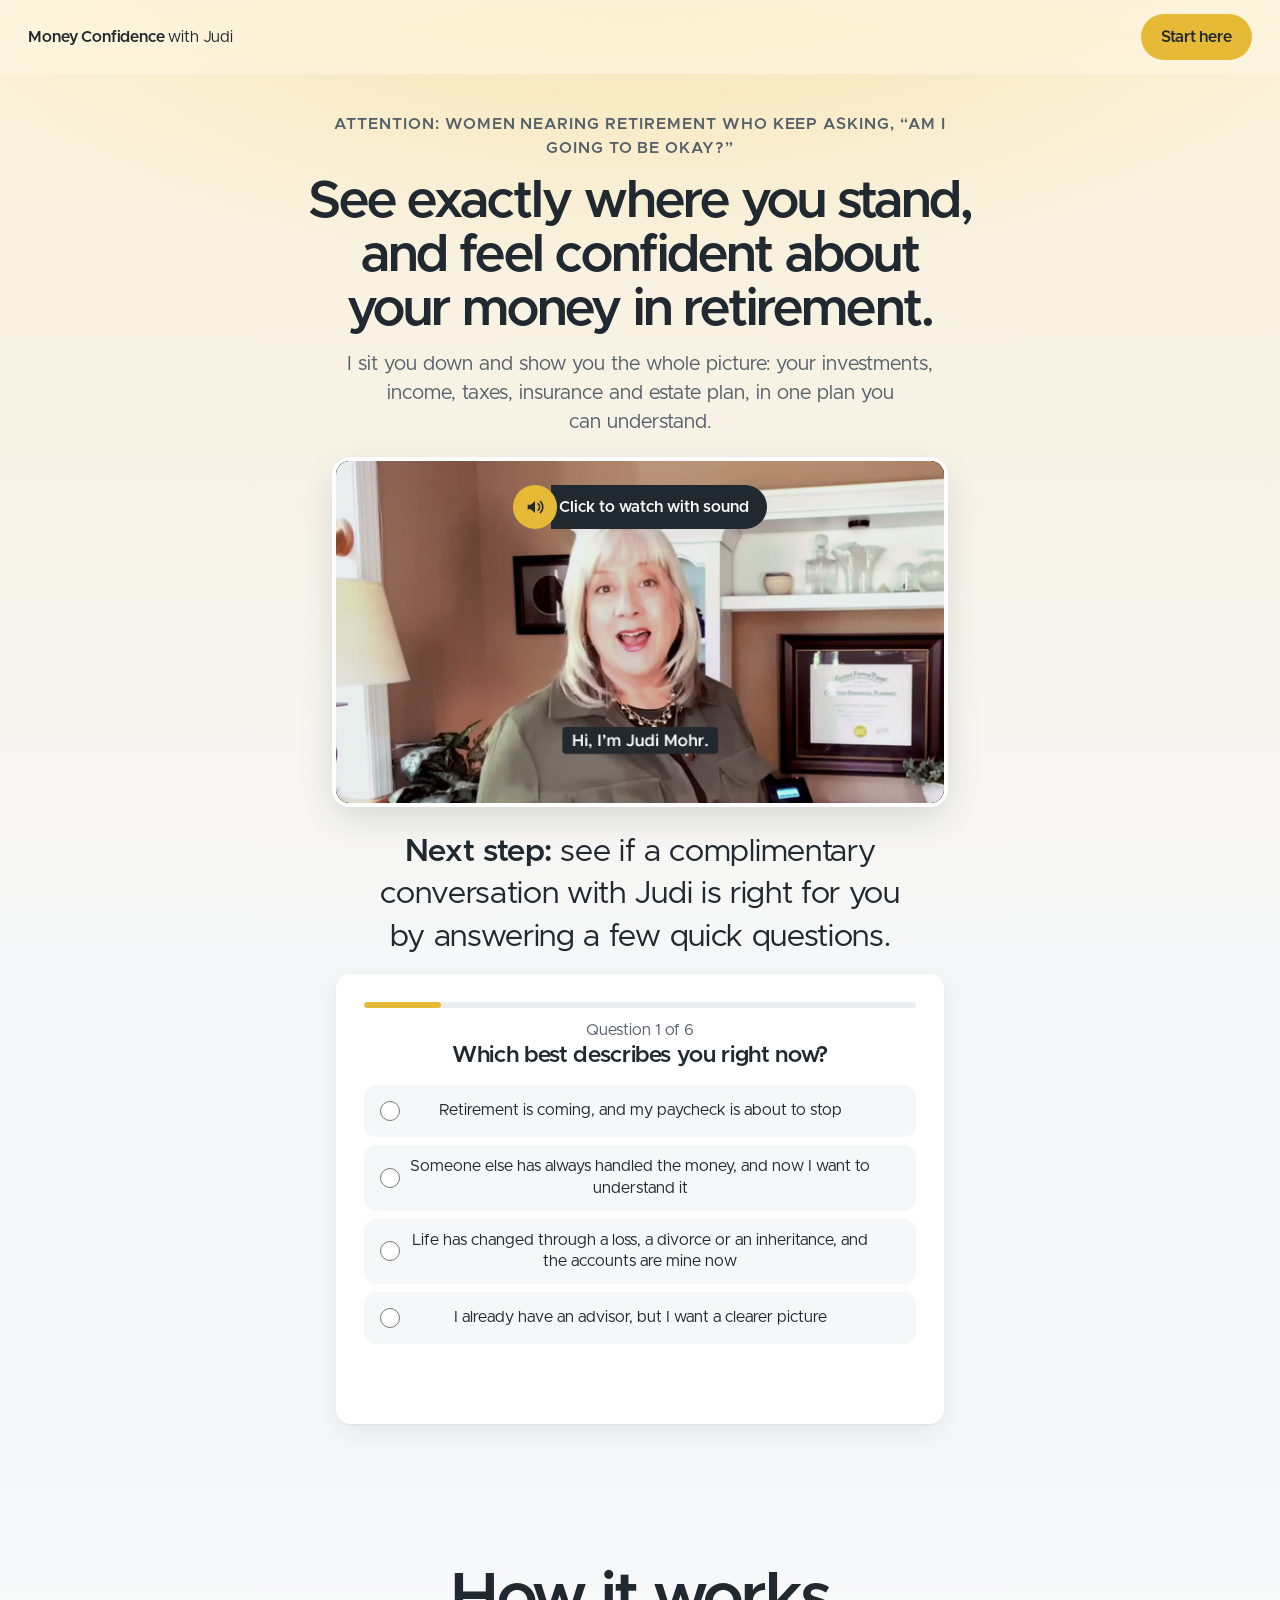
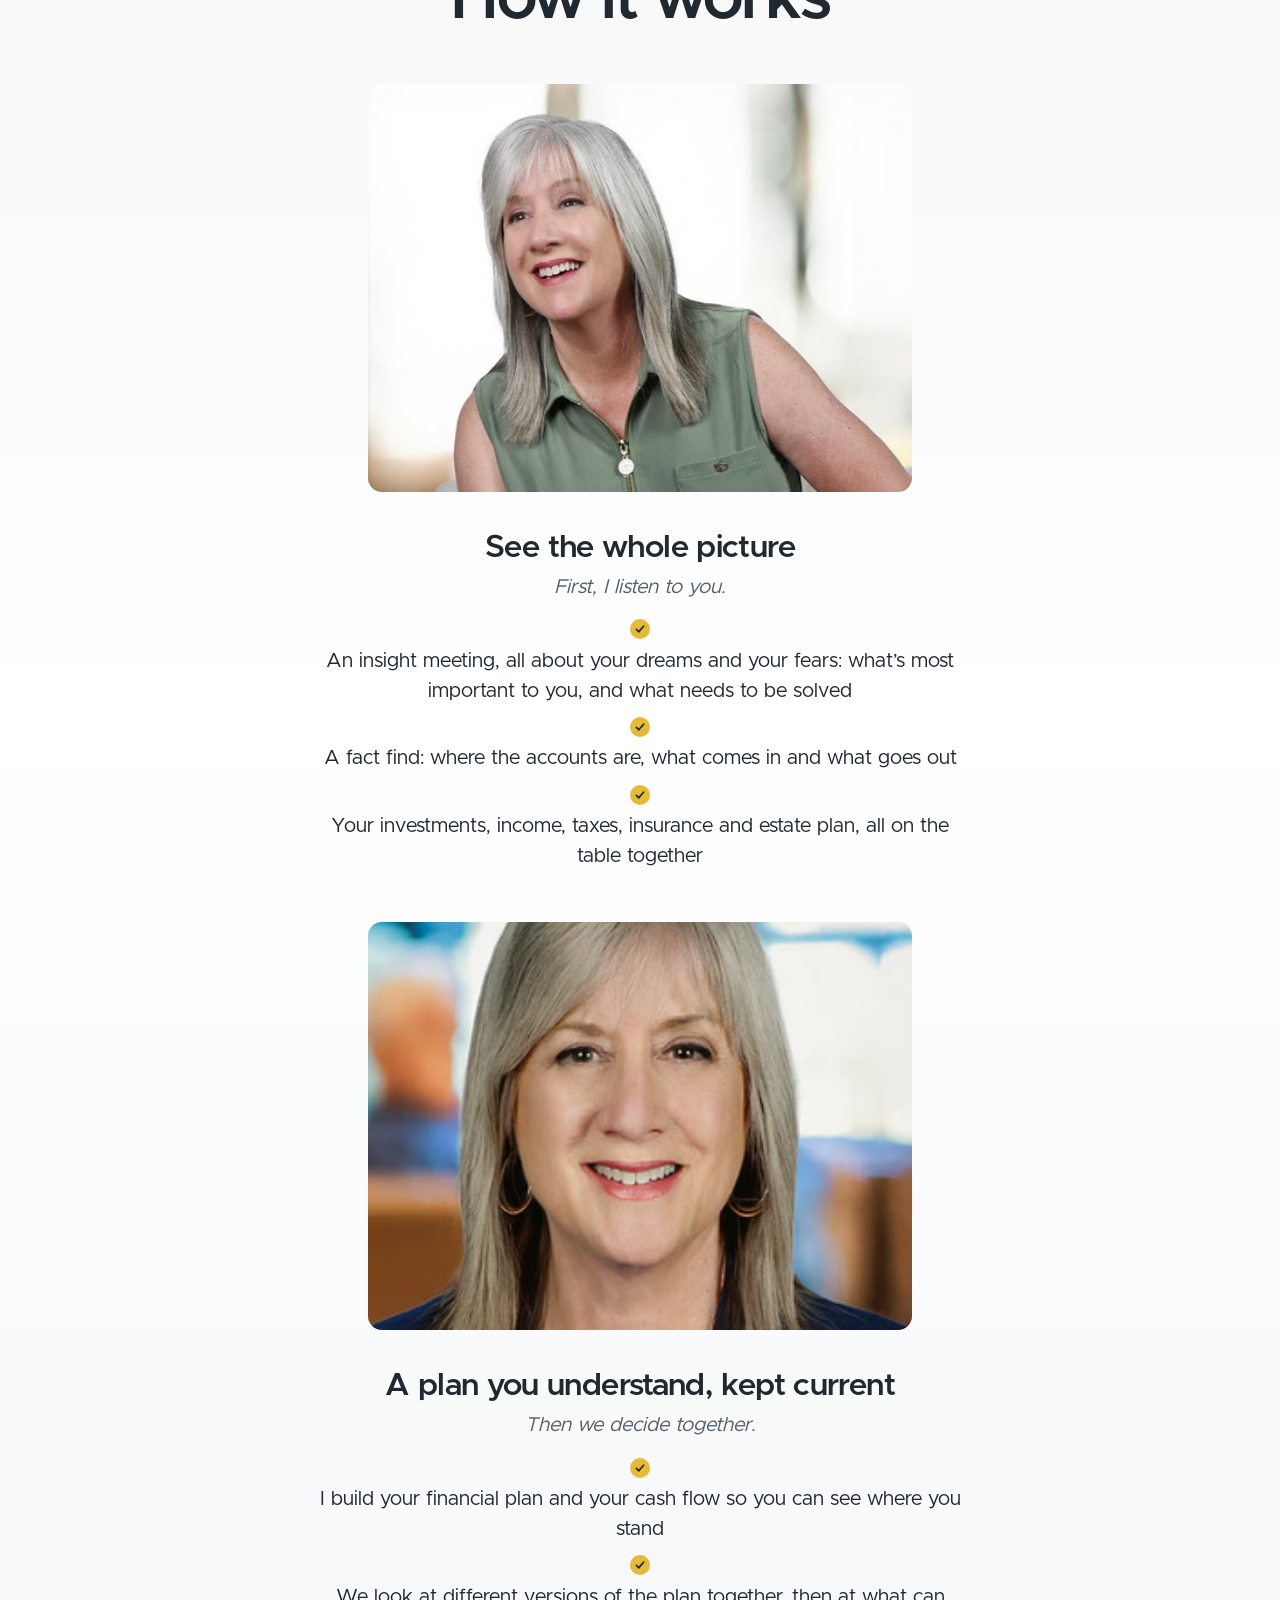
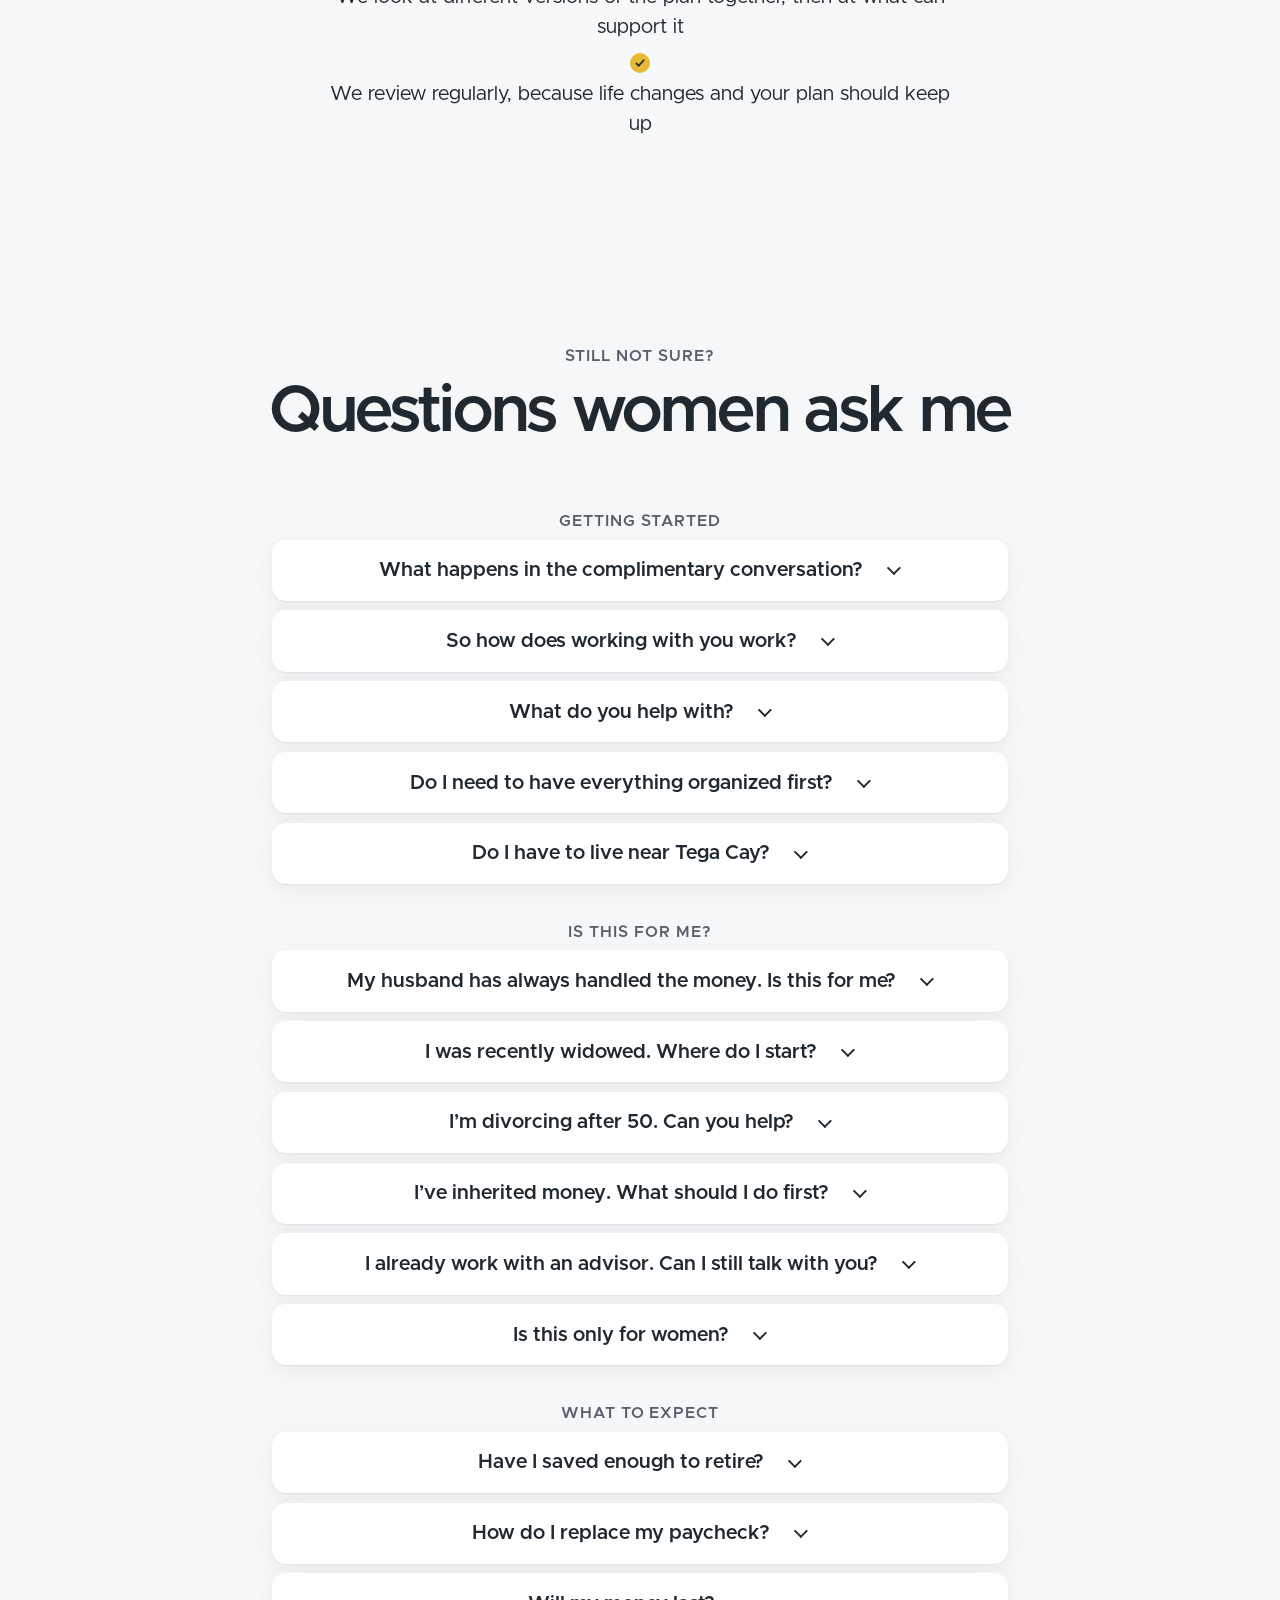
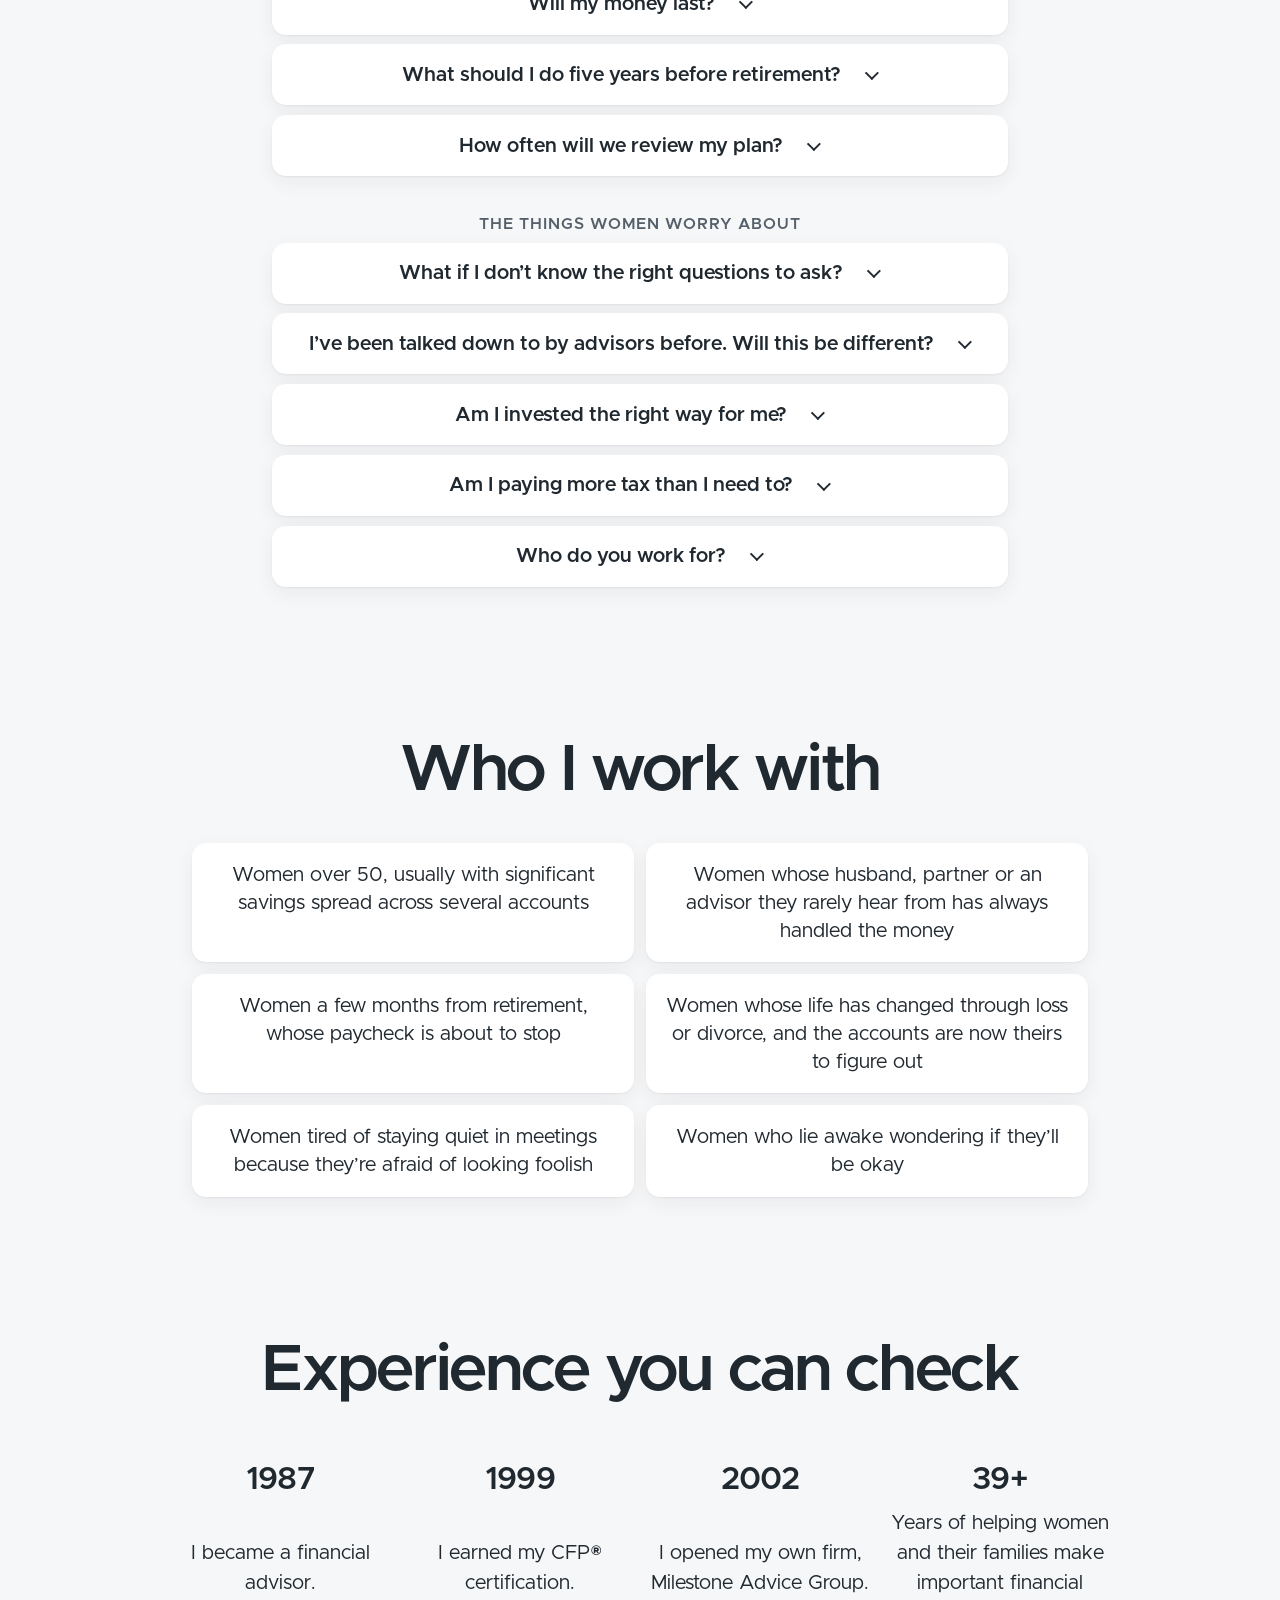
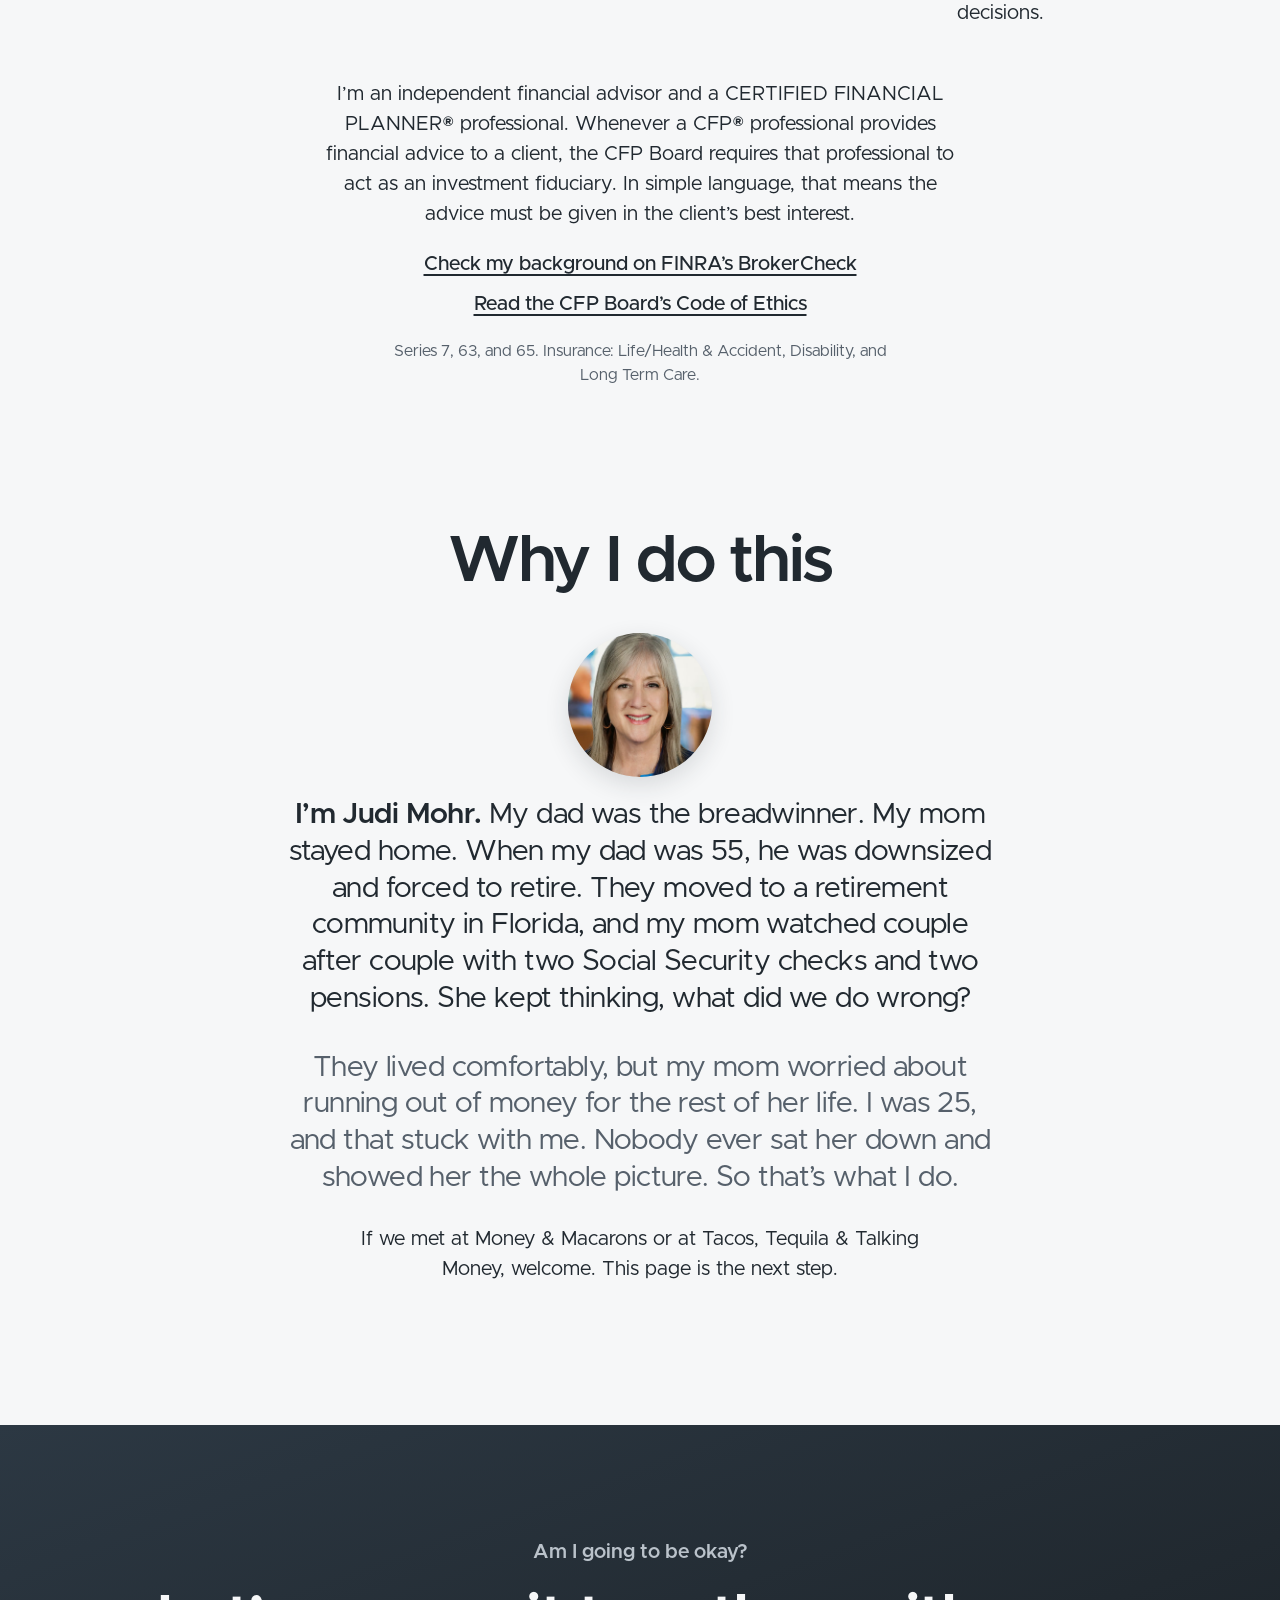
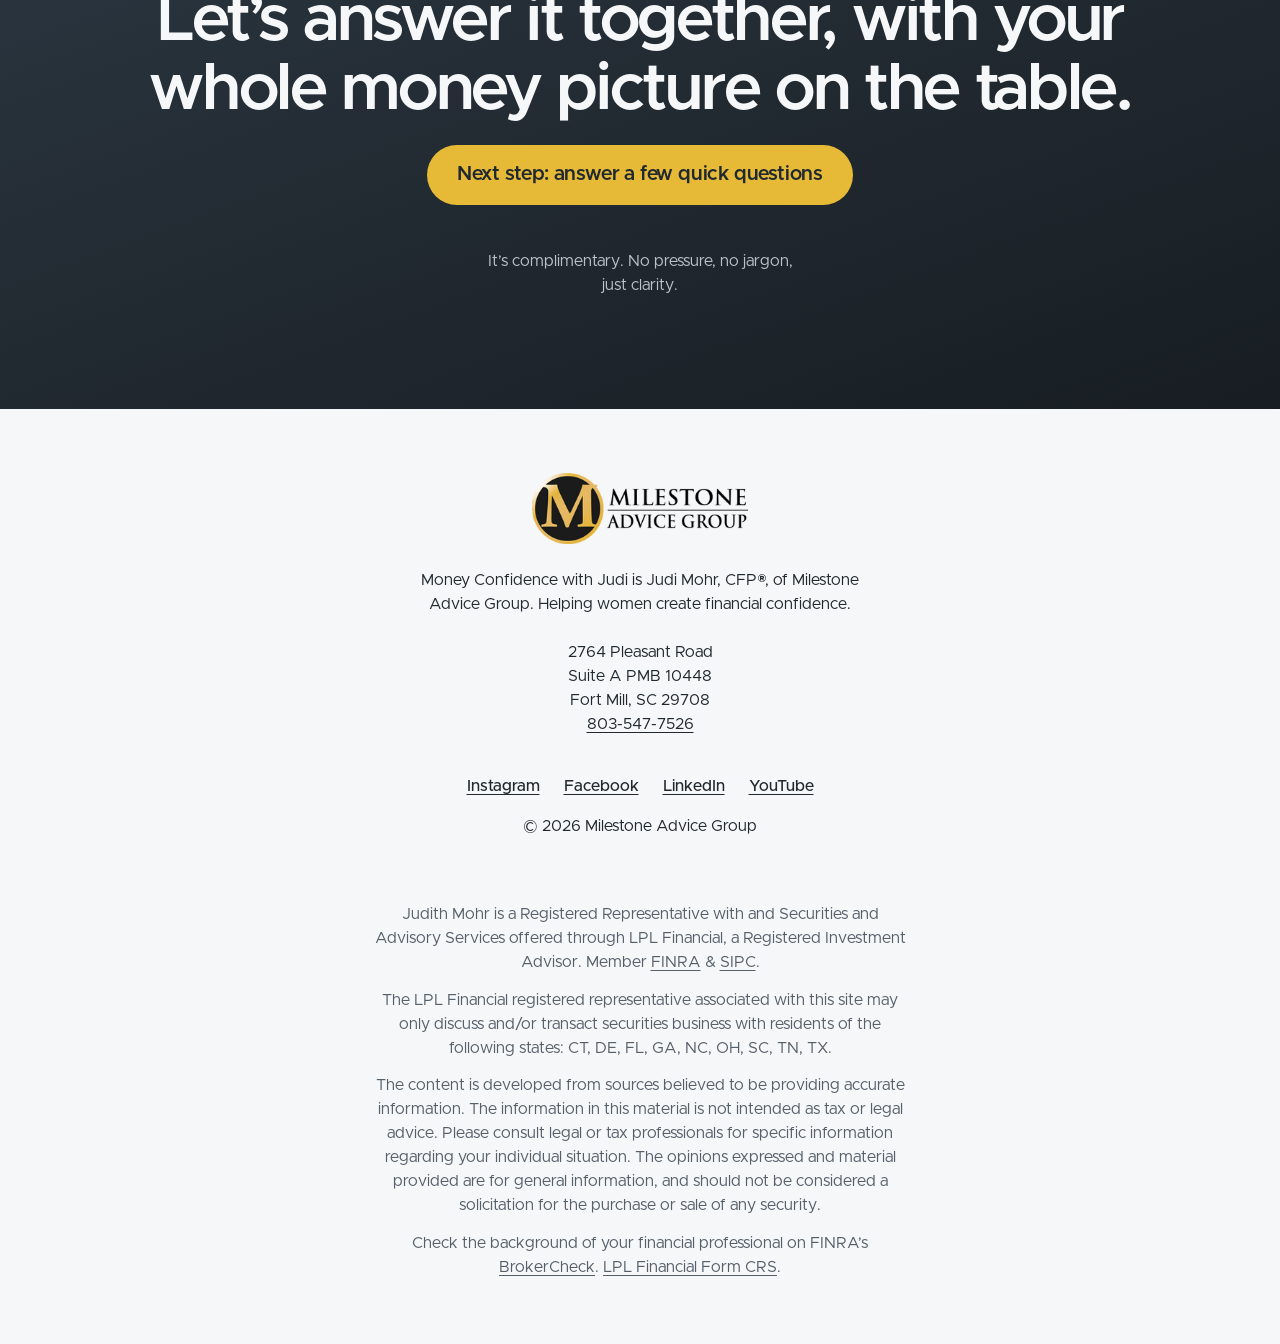
<file: index.html>
<!doctype html>
<html lang="en">
<head>
<meta charset="utf-8">
<meta name="viewport" content="width=device-width, initial-scale=1">
<title>Financial Planning for Women Near Retirement | Judi Mohr, CFP®</title>
<meta name="description" content="Money Confidence with Judi. Judi Mohr, CFP®, helps women nearing retirement see exactly where they stand and feel confident about their money in retirement.">
<meta name="robots" content="noindex">
<link rel="canonical" href="https://judimohr.com/">
<meta property="og:type" content="website">
<meta property="og:title" content="See exactly where you stand | Money Confidence with Judi">
<meta property="og:description" content="Financial planning for women approaching and navigating retirement, with Judi Mohr, CFP®.">
<meta property="og:url" content="https://judimohr.com/">
<meta property="og:image" content="https://judimohr.com/img/og-image-2026-11.jpg">
<meta name="theme-color" content="#F6F7F8">
<link rel="icon" href="favicon.ico">
<link rel="preload" as="font" type="font/woff2" href="fonts/Metropolis-SemiBold.woff2" crossorigin>
<link rel="preload" as="font" type="font/woff2" href="fonts/Metropolis-Regular.woff2" crossorigin>
<link rel="stylesheet" href="css/site.css">
<link rel="stylesheet" href="css/funnel.css">
<script>document.documentElement.classList.add('js');</script>
<script type="application/ld+json">
{
  "@context": "https://schema.org",
  "@type": "FinancialService",
  "name": "Milestone Advice Group",
  "alternateName": "Money Confidence with Judi",
  "description": "Financial planning for women approaching and navigating retirement.",
  "url": "https://judimohr.com/",
  "image": "https://judimohr.com/img/og-image-2026-11.jpg",
  "telephone": "+1-803-547-7526",
  "email": "Jmohr@milestoneadvicegroup.com",
  "address": {"@type": "PostalAddress", "streetAddress": "2764 Pleasant Road, Suite A PMB 10448", "addressLocality": "Fort Mill", "addressRegion": "SC", "postalCode": "29708", "addressCountry": "US"},
  "areaServed": ["Tega Cay, SC", "Fort Mill, SC", "Indian Land, SC", "Rock Hill, SC", "Clover, SC", "York, SC", "Charlotte, NC"],
  "founder": {"@type": "Person", "name": "Judi Mohr", "honorificSuffix": "CFP®", "jobTitle": "CERTIFIED FINANCIAL PLANNER® professional"},
  "sameAs": ["https://www.linkedin.com/in/judithmohr", "https://www.facebook.com/milestoneadvicegroup", "https://www.instagram.com/moneyconfidencewithjudi/", "https://www.youtube.com/@JudithLohrMohr"]
}
</script>
</head>
<body>
<a class="skip" href="#apply">Skip to the questions</a>

<!-- Brandon: no menu on a landing page. One message, one action. -->
<header class="site-header">
  <span class="wordmark"><span>Money Confidence</span> <span class="wordmark__with">with Judi</span></span>
  <a class="button button--compact" href="#apply">Start here</a>
</header>

<main id="main">

  <!-- HERO: call-out, headline (result + feeling), sub headline (how), VSL, then the form above the fold -->
  <section class="top" id="top">
    <p class="eyebrow">Attention: women nearing retirement who keep asking, “Am I going to be okay?”</p>
    <h1 class="top__title">See exactly where you stand, and feel confident about your money in&nbsp;retirement.</h1>
    <p class="top__sub">I sit you down and show you the whole picture: your investments, income, taxes, insurance and estate plan, in one plan you can understand.</p>

    <div class="top__grid">
      <div class="top__film">
        <figure class="vsl vsl--yt" data-video-slot data-yt="apleL97ceGI">
          <div class="vsl__frame"><div id="yt-player"></div></div>
          <button class="vsl__cover" type="button" data-cover aria-label="Play or pause the video"><span class="vsl__disc" aria-hidden="true"><svg viewBox="0 0 24 24" width="30" height="30" focusable="false"><path d="M8 5.2v13.6a.6.6 0 0 0 .92.5l10.6-6.8a.6.6 0 0 0 0-1L8.92 4.7A.6.6 0 0 0 8 5.2Z" fill="currentColor"/></svg></span></button>
          <button class="vsl__sound" type="button" data-sound hidden>
            <span class="vsl__icon" aria-hidden="true"><svg viewBox="0 0 24 24" width="22" height="22" focusable="false"><path d="M4 9.5v5h3.5l4.5 4V5.5l-4.5 4H4Z" fill="currentColor"/><path d="M15.5 8.5a5 5 0 0 1 0 7M18 6a8.5 8.5 0 0 1 0 12" fill="none" stroke="currentColor" stroke-width="1.8" stroke-linecap="round"/></svg></span>
            <span>Click to watch with sound</span>
          </button>
          <div class="vsl__end" data-ytend hidden>
            <p>Ready when you are.</p>
            <a class="button" href="#apply">Next step: answer a few quick questions</a>
            <button class="vsl__again" type="button" data-replay>Watch it again</button>
          </div>
          <noscript><iframe src="https://www.youtube-nocookie.com/embed/apleL97ceGI?rel=0&amp;playsinline=1" title="Judi Mohr, CFP®, explains how she works with women approaching retirement" allowfullscreen style="position:absolute;inset:0;width:100%;height:100%;border:0"></iframe></noscript>
        </figure>
      </div>

      <!-- THE APPLICATION: easy question first, qualifiers, the red flag test, contact details last -->
      <div class="apply" id="apply">
        <h2 class="apply__cta"><strong>Next step:</strong> see if a complimentary conversation with Judi is right for you by answering a few quick questions.</h2>
        <form class="survey" action="book.html" method="get" data-survey data-endpoint="https://formsubmit.co/ajax/Jmohr@milestoneadvicegroup.com" novalidate>
          <noscript><p class="small">Please turn on JavaScript to answer the questions, or <a class="link-plain" href="https://go.oncehub.com/JudiMohr">pick a time with Judi directly</a>.</p></noscript>
          <div class="survey__bar" aria-hidden="true"><span data-bar></span></div>
          <p class="survey__count small muted" data-count aria-live="polite"></p>

          <fieldset class="qstep" data-step>
            <legend>Which best describes you right now?</legend>
            <label class="opt"><input type="radio" name="situation" value="Retirement is coming and my paycheck is about to stop" required><span>Retirement is coming, and my paycheck is about to stop</span></label>
            <label class="opt"><input type="radio" name="situation" value="Someone else has always handled the money"><span>Someone else has always handled the money, and now I want to understand it</span></label>
            <label class="opt"><input type="radio" name="situation" value="Life has changed (loss, divorce or an inheritance)"><span>Life has changed through a loss, a divorce or an inheritance, and the accounts are mine now</span></label>
            <label class="opt"><input type="radio" name="situation" value="I have an advisor but want a clearer picture"><span>I already have an advisor, but I want a clearer picture</span></label>
          </fieldset>

          <fieldset class="qstep" data-step>
            <legend>When do you plan to retire?</legend>
            <label class="opt"><input type="radio" name="retire" value="Already retired" required><span>I’m already retired</span></label>
            <label class="opt"><input type="radio" name="retire" value="Within the next year"><span>Within the next year</span></label>
            <label class="opt"><input type="radio" name="retire" value="In 1 to 5 years"><span>In 1 to 5 years</span></label>
            <label class="opt"><input type="radio" name="retire" value="More than 5 years away"><span>More than 5 years away</span></label>
          </fieldset>

          <fieldset class="qstep" data-step>
            <legend>Which state do you live in?</legend>
            <div class="opts-2">
              <label class="opt"><input type="radio" name="state" value="SC" required><span>South Carolina</span></label>
              <label class="opt"><input type="radio" name="state" value="NC"><span>North Carolina</span></label>
              <label class="opt"><input type="radio" name="state" value="GA"><span>Georgia</span></label>
              <label class="opt"><input type="radio" name="state" value="FL"><span>Florida</span></label>
              <label class="opt"><input type="radio" name="state" value="TN"><span>Tennessee</span></label>
              <label class="opt"><input type="radio" name="state" value="TX"><span>Texas</span></label>
              <label class="opt"><input type="radio" name="state" value="DE"><span>Delaware</span></label>
              <label class="opt"><input type="radio" name="state" value="CT"><span>Connecticut</span></label>
              <label class="opt"><input type="radio" name="state" value="OH"><span>Ohio</span></label>
              <label class="opt"><input type="radio" name="state" value="Other"><span>Another state</span></label>
            </div>
          </fieldset>

          <fieldset class="qstep" data-step>
            <legend>Roughly how much do you have saved and invested, all accounts together?</legend>
            <label class="opt"><input type="radio" name="assets" value="Under $250,000" required><span>Under $250,000</span></label>
            <label class="opt"><input type="radio" name="assets" value="$250,000 to $500,000"><span>$250,000 to $500,000</span></label>
            <label class="opt"><input type="radio" name="assets" value="$500,000 to $1 million"><span>$500,000 to $1 million</span></label>
            <label class="opt"><input type="radio" name="assets" value="More than $1 million"><span>More than $1 million</span></label>
            <label class="opt"><input type="radio" name="assets" value="I’m not sure yet"><span>I’m not sure yet</span></label>
          </fieldset>

          <fieldset class="qstep" data-step>
            <legend>When it comes to your money, which sounds most like you?</legend>
            <label class="opt"><input type="radio" name="approach" value="A: understand my options and decide together" required><span>I want to understand my options and make the decisions together with someone I trust</span></label>
            <label class="opt"><input type="radio" name="approach" value="B: a clear plan that changes as life does"><span>I like having a clear plan, and I know it will change as life does</span></label>
            <label class="opt"><input type="radio" name="approach" value="C: just tell me what to do"><span>I’d rather someone just tell me what to do so I don’t have to think about it</span></label>
            <label class="opt"><input type="radio" name="approach" value="D: which investments will grow fastest"><span>I mainly want to know which investments will grow the fastest</span></label>
          </fieldset>

          <fieldset class="qstep qstep--contact" data-step>
            <legend>Where should Judi send your confirmation?</legend>
            <label class="infield"><span>Full name</span><input type="text" name="name" autocomplete="name" required></label>
            <label class="infield"><span>Email</span><input type="email" name="email" autocomplete="email" inputmode="email" required></label>
            <label class="infield"><span>Phone</span><input type="tel" name="phone" autocomplete="tel" inputmode="tel" required></label>
            <label class="trap" aria-hidden="true">Leave this empty <input type="text" name="website" tabindex="-1" autocomplete="off"></label>
            <p class="infield__error small" data-error role="alert" hidden></p>
            <button class="button survey__go" type="submit">Continue to pick a time</button>
            <p class="small muted survey__note">Your answers go only to Judi. No spam, ever.</p>
          </fieldset>

          <div class="survey__nav">
            <button class="survey__back" type="button" data-back hidden>Back</button>
          </div>
        </form>
      </div>
    </div>
  </section>

  <!-- HOW IT WORKS: two slides, text and a picture -->
  <section class="how2" id="how">
    <h2 class="head">How it works</h2>
    <div class="how2__row">
      <div class="how2__text">
        <h3 class="how2__h">See the whole picture</h3>
        <p class="how2__kicker">First, I listen to you.</p>
        <ul class="ticks">
          <li>An insight meeting, all about your dreams and your fears: what’s most important to you, and what needs to be solved</li>
          <li>A fact find: where the accounts are, what comes in and what goes out</li>
          <li>Your investments, income, taxes, insurance and estate plan, all on the table together</li>
        </ul>
      </div>
      <img class="how2__img" src="img/judi-conversation.jpg" width="525" height="350" alt="Judi Mohr laughing in the middle of a conversation." loading="lazy" decoding="async">
    </div>
    <div class="how2__row how2__row--flip">
      <div class="how2__text">
        <h3 class="how2__h">A plan you understand, kept current</h3>
        <p class="how2__kicker">Then we decide together.</p>
        <ul class="ticks">
          <li>I build your financial plan and your cash flow so you can see where you stand</li>
          <li>We look at different versions of the plan together, then at what can support it</li>
          <li>We review regularly, because life changes and your plan should keep up</li>
        </ul>
      </div>
      <img class="how2__img" src="img/judi-portrait.jpg" width="300" height="300" alt="Judi Mohr, CFP®." loading="lazy" decoding="async">
    </div>
  </section>

  <!-- FAQS, moved up: initial questions, follow-ups, results and expectations, objections -->
  <section class="faq faq--grouped" id="faq">
    <p class="eyebrow faq__eyebrow">Still not sure?</p>
    <h2 class="faq__title">Questions women ask&nbsp;me</h2>
    <div class="faq__list">

      <h3 class="faq__group">Getting started</h3>
      <details class="faq__item"><summary><span>What happens in the complimentary conversation?</span><span class="chev" aria-hidden="true"></span></summary><div class="faq__a"><p>We’ll sit down, talk through where you are and where you want to go, and you’ll leave with a clear picture of where you stand. No pressure, no jargon, just clarity.</p></div></details>
      <details class="faq__item"><summary><span>So how does working with you work?</span><span class="chev" aria-hidden="true"></span></summary><div class="faq__a"><p>We start with an insight meeting, all about your dreams and your fears, then a fact find. Then I build your financial plan and your cash flow, so you can see where you stand. We look at different versions of that plan together, then talk about the kinds of investments and other resources that can support it. After that, we review regularly.</p></div></details>
      <details class="faq__item"><summary><span>What do you help with?</span><span class="chev" aria-hidden="true"></span></summary><div class="faq__a"><p>Retirement readiness, investment management, retirement income, Social Security, tax-minimization strategies, insurance, long-term care, estate planning coordination, and financial organization. I look at everything together, because your money doesn’t live in five separate boxes, and your plan shouldn’t either.</p></div></details>
      <details class="faq__item"><summary><span>Do I need to have everything organized first?</span><span class="chev" aria-hidden="true"></span></summary><div class="faq__a"><p>No. You do not need to solve your whole financial life today. Start with the question that is creating the most uncertainty. Finding everything and getting it organized can be the first thing we do together.</p></div></details>
      <details class="faq__item"><summary><span>Do I have to live near Tega Cay?</span><span class="chev" aria-hidden="true"></span></summary><div class="faq__a"><p>No. I work with women in Tega Cay, Fort Mill, Indian Land, Rock Hill, Clover, York and the greater Charlotte area, and beyond. I can discuss securities business with residents of Connecticut, Delaware, Florida, Georgia, North Carolina, Ohio, South Carolina, Tennessee and Texas.</p></div></details>

      <h3 class="faq__group">Is this for me?</h3>
      <details class="faq__item"><summary><span>My husband has always handled the money. Is this for me?</span><span class="chev" aria-hidden="true"></span></summary><div class="faq__a"><p>Yes. You’re not alone, and you’re not behind. A good place to start is knowing where the accounts are held, how bills are paid, who the professional contacts are, where passwords and documents are stored, and what income would continue if your spouse died.</p></div></details>
      <details class="faq__item"><summary><span>I was recently widowed. Where do I start?</span><span class="chev" aria-hidden="true"></span></summary><div class="faq__a"><p>Grief and financial urgency do not mix well. Separate immediate decisions from decisions that can wait, gather documents, understand cash flow, and avoid making irreversible choices too quickly.</p></div></details>
      <details class="faq__item"><summary><span>I’m divorcing after 50. Can you help?</span><span class="chev" aria-hidden="true"></span></summary><div class="faq__a"><p>Retirement accounts, Social Security, pensions, housing, taxes, insurance, and future income all matter, not simply the dollar value of the assets on a settlement sheet.</p></div></details>
      <details class="faq__item"><summary><span>I’ve inherited money. What should I do first?</span><span class="chev" aria-hidden="true"></span></summary><div class="faq__a"><p>Before investing inherited money, understand taxes, account type, your own goals, near-term needs, and whether the inheritance changes your retirement plan.</p></div></details>
      <details class="faq__item"><summary><span>I already work with an advisor. Can I still talk with you?</span><span class="chev" aria-hidden="true"></span></summary><div class="faq__a"><p>Yes. You deserve a place to ask questions, understand your choices, and make thoughtful decisions without pressure.</p></div></details>
      <details class="faq__item"><summary><span>Is this only for women?</span><span class="chev" aria-hidden="true"></span></summary><div class="faq__a"><p>My practice is built around women approaching and navigating retirement. I work with women and their families.</p></div></details>

      <h3 class="faq__group">What to expect</h3>
      <details class="faq__item"><summary><span>Have I saved enough to retire?</span><span class="chev" aria-hidden="true"></span></summary><div class="faq__a"><p>Start with spending, income, debt, investment risk, cash reserves, health care, and the gap between what you want and what your resources can reasonably support.</p></div></details>
      <details class="faq__item"><summary><span>How do I replace my paycheck?</span><span class="chev" aria-hidden="true"></span></summary><div class="faq__a"><p>Coordinate Social Security, pensions, retirement accounts, taxable assets, and cash so the income plan is not built around one account alone.</p></div></details>
      <details class="faq__item"><summary><span>Will my money last?</span><span class="chev" aria-hidden="true"></span></summary><div class="faq__a"><p>Market declines, inflation, taxes, long-term care, unexpected family needs, and living longer than expected all deserve a place in the plan.</p></div></details>
      <details class="faq__item"><summary><span>What should I do five years before retirement?</span><span class="chev" aria-hidden="true"></span></summary><div class="faq__a"><p>That window is often ideal for testing retirement spending, reviewing investment risk, evaluating Roth conversion opportunities, and planning the transition from accumulation to distribution.</p></div></details>
      <details class="faq__item"><summary><span>How often will we review my plan?</span><span class="chev" aria-hidden="true"></span></summary><div class="faq__a"><p>Regularly, because life changes and your plan should keep up. By the end, you understand your money well enough to make decisions you feel good about.</p></div></details>

      <h3 class="faq__group">The things women worry about</h3>
      <details class="faq__item"><summary><span>What if I don’t know the right questions to ask?</span><span class="chev" aria-hidden="true"></span></summary><div class="faq__a"><p>You’re not bad with money. Nobody ever took the time to explain it to you in a way that made sense. That’s what I’m here for. First, I listen: what’s most important to you, and what needs to be solved.</p></div></details>
      <details class="faq__item"><summary><span>I’ve been talked down to by advisors before. Will this be different?</span><span class="chev" aria-hidden="true"></span></summary><div class="faq__a"><p>I put the options on the table. We talk through them, and we decide together what fits and what doesn’t. No pressure, no jargon, just clarity.</p></div></details>
      <details class="faq__item"><summary><span>Am I invested the right way for me?</span><span class="chev" aria-hidden="true"></span></summary><div class="faq__a"><p>You do not need to become an investment expert. You do need to understand what you own, why you own it, how much risk you are taking, and how your portfolio fits the retirement you want.</p></div></details>
      <details class="faq__item"><summary><span>Am I paying more tax than I need to?</span><span class="chev" aria-hidden="true"></span></summary><div class="faq__a"><p>IRAs, Roth IRAs, 401(k)s, and taxable accounts are taxed differently. How assets are distributed among accounts can matter as much as what you own.</p></div></details>
      <details class="faq__item"><summary><span>Who do you work for?</span><span class="chev" aria-hidden="true"></span></summary><div class="faq__a"><p>I don’t work for a big bank or financial institution. I work for the people who choose to become my clients. As a CFP® professional, I’m required by the CFP Board to act as a fiduciary when I give financial advice, which means the advice must be in your best interest.</p></div></details>
    </div>
  </section>

  <!-- WHO THIS IS PERFECT FOR -->
  <section class="who" id="who">
    <h2 class="head">Who I work with</h2>
    <ul class="who__list">
      <li>Women over 50, usually with significant savings spread across several accounts</li>
      <li>Women whose husband, partner or an advisor they rarely hear from has always handled the money</li>
      <li>Women a few months from retirement, whose paycheck is about to stop</li>
      <li>Women whose life has changed through loss or divorce, and the accounts are now theirs to figure out</li>
      <li>Women tired of staying quiet in meetings because they’re afraid of looking foolish</li>
      <li>Women who lie awake wondering if they’ll be okay</li>
    </ul>
  </section>

  <!-- MEET JUDI: credibility, then her story -->
  <section class="proof" id="experience">
    <div class="grid">
      <h2 class="head proof__title">Experience you can&nbsp;check</h2>
      <dl class="figures">
        <div class="figure"><dt>1987</dt><dd>I became a financial advisor.</dd></div>
        <div class="figure"><dt>1999</dt><dd>I earned my CFP® certification.</dd></div>
        <div class="figure"><dt>2002</dt><dd>I opened my own firm, Milestone Advice Group.</dd></div>
        <div class="figure"><dt>39+</dt><dd>Years of helping women and their families make important financial decisions.</dd></div>
      </dl>
      <div class="proof__note">
        <p>I’m an independent financial advisor and a CERTIFIED FINANCIAL PLANNER® professional. Whenever a CFP® professional provides financial advice to a client, the CFP Board requires that professional to act as an investment fiduciary. In simple language, that means the advice must be given in the client’s best interest.</p>
        <p class="proof__links">
          <a class="link-plain" href="https://brokercheck.finra.org/">Check my background on FINRA’s BrokerCheck</a>
          <a class="link-plain" href="https://www.cfp.net/ethics/code-of-ethics-and-standards-of-conduct">Read the CFP Board’s Code of Ethics</a>
        </p>
        <p class="small muted">Series 7, 63, and 65. Insurance: Life/Health &amp; Accident, Disability, and Long Term Care.</p>
      </div>
    </div>
  </section>

  <section class="about" id="judi">
    <div class="grid">
      <h2 class="head about__title">Why I do this</h2>
      <div class="about__bio">
        <p class="about__p"><img class="about__portrait" src="img/judi-portrait.jpg" width="300" height="300" alt="Judi Mohr, CFP®." loading="lazy" decoding="async"><strong>I’m Judi Mohr.</strong> My dad was the breadwinner. My mom stayed home. When my dad was 55, he was downsized and forced to retire. They moved to a retirement community in Florida, and my mom watched couple after couple with two Social Security checks and two pensions. She kept thinking, what did we do wrong?</p>
        <p class="about__p about__p--soft">They lived comfortably, but my mom worried about running out of money for the rest of her life. I was 25, and that stuck with me. Nobody ever sat her down and showed her the whole picture. So that’s what I do.</p>
        <p class="about__quote">If we met at Money &amp; Macarons or at Tacos, Tequila &amp; Talking Money, welcome. This page is the next step.</p>
      </div>
    </div>
  </section>

  <!-- THE CLOSE: one action, back to the questions -->
  <section class="close close--short" id="book">
    <div class="close__mid">
      <p class="close__kicker">Am I going to be okay?</p>
      <h2 class="close__h">Let’s answer it together, with your whole money picture on the&nbsp;table.</h2>
      <a class="button" href="#apply">Next step: answer a few quick questions</a>
      <p class="close__after">It’s complimentary. No pressure, no jargon, just clarity.</p>
    </div>
  </section>

</main>

<footer class="site-footer" id="contact">
  <div class="footer__top">
    <a class="footer__logo" href="https://www.milestoneadvicegroup.com/"><img src="img/milestone-advice-group-logo.png" width="300" height="99" alt="Milestone Advice Group" loading="lazy" decoding="async"></a>
    <p class="small">Money Confidence with Judi is Judi Mohr, CFP®, of Milestone Advice Group. Helping women create financial confidence.</p>
    <address class="small">2764 Pleasant Road<br>Suite A PMB 10448<br>Fort Mill, SC 29708<br><a class="link-plain" href="tel:+18035477526">803-547-7526</a></address>
  </div>
  <div class="footer__meta small">
    <ul class="footer__social">
      <li><a class="link-plain" href="https://www.instagram.com/moneyconfidencewithjudi/">Instagram</a></li>
      <li><a class="link-plain" href="https://www.facebook.com/milestoneadvicegroup">Facebook</a></li>
      <li><a class="link-plain" href="https://www.linkedin.com/in/judithmohr">LinkedIn</a></li>
      <li><a class="link-plain" href="https://www.youtube.com/@JudithLohrMohr">YouTube</a></li>
    </ul>
    <p>© 2026 Milestone Advice Group</p>
  </div>
  <div class="footer__legal small">
    <p>Judith Mohr is a Registered Representative with and Securities and Advisory Services offered through LPL Financial, a Registered Investment Advisor. Member <a class="link-plain" href="https://www.finra.org/">FINRA</a> &amp; <a class="link-plain" href="https://www.sipc.org/">SIPC</a>.</p>
    <p>The LPL Financial registered representative associated with this site may only discuss and/or transact securities business with residents of the following states: CT, DE, FL, GA, NC, OH, SC, TN, TX.</p>
    <p>The content is developed from sources believed to be providing accurate information. The information in this material is not intended as tax or legal advice. Please consult legal or tax professionals for specific information regarding your individual situation. The opinions expressed and material provided are for general information, and should not be considered a solicitation for the purchase or sale of any security.</p>
    <p>Check the background of your financial professional on FINRA’s <a class="link-plain" href="https://brokercheck.finra.org/">BrokerCheck</a>. <a class="link-plain" href="https://www.lpl.com/crs">LPL Financial Form CRS</a>.</p>
  </div>
</footer>

<script src="js/funnel.js" defer></script>
</body>
</html>
</file>
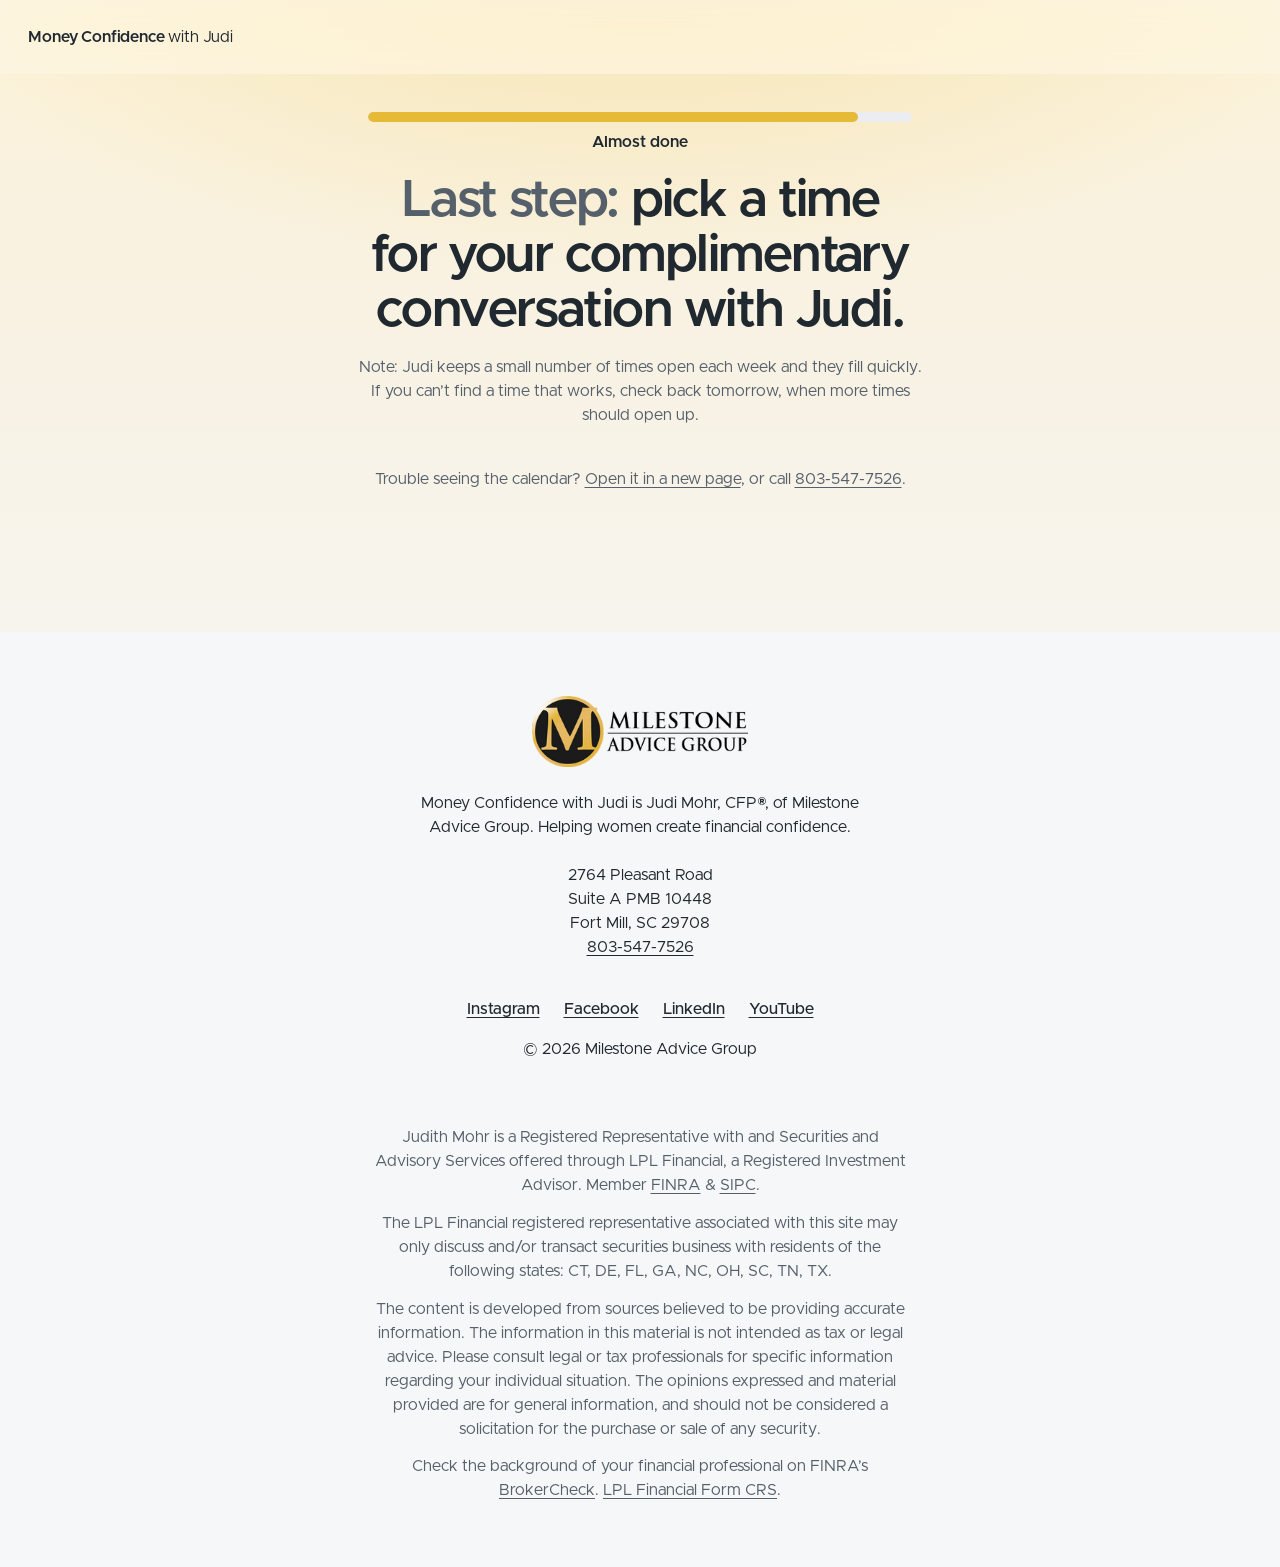
<file: book.html>
<!doctype html>
<html lang="en">
<head>
<meta charset="utf-8">
<meta name="viewport" content="width=device-width, initial-scale=1">
<title>Last step: pick a time | Money Confidence with Judi</title>
<meta name="description" content="Pick a time for your complimentary conversation with Judi Mohr, CFP®.">
<meta name="robots" content="noindex">
<meta property="og:type" content="website">
<meta property="og:title" content="See exactly where you stand | Money Confidence with Judi">
<meta property="og:description" content="Financial planning for women approaching and navigating retirement, with Judi Mohr, CFP®.">
<meta property="og:url" content="https://judimohr.com/">
<meta property="og:image" content="https://judimohr.com/img/og-image-2026-11.jpg">
<meta name="theme-color" content="#F6F7F8">
<link rel="icon" href="favicon.ico">
<link rel="preload" as="font" type="font/woff2" href="fonts/Metropolis-SemiBold.woff2" crossorigin>
<link rel="preload" as="font" type="font/woff2" href="fonts/Metropolis-Regular.woff2" crossorigin>
<link rel="stylesheet" href="css/site.css">
<link rel="stylesheet" href="css/funnel.css">
<script>document.documentElement.classList.add('js');</script>
</head>
<body>
<header class="site-header">
  <span class="wordmark"><span>Money Confidence</span> <span class="wordmark__with">with Judi</span></span>
</header>
<main class="page" id="main"><div class="page__inner">
  <div class="progress" data-progress>
    <div class="progress__bar" aria-hidden="true"><span></span></div>
    <p class="progress__label" data-progress-label>Almost done</p>
  </div>
  <h1 class="page__title" data-book-title><strong>Last step:</strong> pick a time for your complimentary conversation with Judi.</h1>
  <p class="page__note" data-book-note>Note: Judi keeps a small number of times open each week and they fill quickly. If you can’t find a time that works, check back tomorrow, when more times should open up.</p>
  <script>
    // OnceHub (ScheduleOnce Classic) calls this on the parent page when a booking is made.
    // Defined before the embed code, as OnceHub's docs ask.
    function SOAfterConfirmationFunction(data) {
      if (data && data.errorStatus && data.errorStatus !== 0) return;
      if (window.judiBooked) window.judiBooked(data);
      else window.__judiBookedData = data || {};
    }
  </script>
  <div class="booking">
    <!-- ScheduleOnce embed START -->
    <div id="SOIDIV_JudiMohr" data-so-page="JudiMohr" data-height="900" data-style="border: 0px solid #ffffff; min-width: 290px;" data-psz="01"></div>
    <script type="text/javascript" src="https://cdn.oncehub.com/mergedjs/so.js"></script>
    <!-- ScheduleOnce embed END -->
  </div>
  <p class="page__note" data-book-help>Trouble seeing the calendar? <a class="link-plain" href="https://go.oncehub.com/JudiMohr">Open it in a new page</a>, or call <a class="link-plain" href="tel:+18035477526">803-547-7526</a>.</p>

  <!-- Shown once the booking is made (same content as thanks.html) -->
  <section class="booked" data-booked hidden>
  <div class="heads-up">
    <h2>A heads up before we talk</h2>
    <p>You’ve probably noticed this in your own life: the people who get the most out of any kind of help are the ones who show up ready to be honest about where things stand, even when it feels messy. Those are the women I do my best work with.</p>
    <p>If you’d rather keep things hidden, or you’re only looking for a hot tip, I’m probably not the right fit, and that’s okay. But if you’re ready to see the whole picture, I can’t wait to meet you.</p>
  </div>
  <div class="heads-up bring">
    <h2>One thing that will help you get the most from our time</h2>
    <p>If it’s easy, make a simple list of the accounts you know about: retirement accounts, savings, pensions, insurance policies. It doesn’t need to be complete or organized. Finding everything can be the first thing we do together.</p>
    <p>If someone else is involved in your money decisions, a spouse, a partner or an adult child, you’re welcome to bring them. It saves you time later passing everything along.</p>
  </div>
  <section class="faq faq--grouped" style="padding-inline:0">
    <h2 class="faq__title" style="font-size:var(--step-lead)">The most common questions</h2>
    <div class="faq__list" style="margin-top:1.25rem">
      <details class="faq__item"><summary><span>What happens in the complimentary conversation?</span><span class="chev" aria-hidden="true"></span></summary><div class="faq__a"><p>We’ll sit down, talk through where you are and where you want to go, and you’ll leave with a clear picture of where you stand. No pressure, no jargon, just clarity.</p></div></details>
      <details class="faq__item"><summary><span>Do I need to have everything organized first?</span><span class="chev" aria-hidden="true"></span></summary><div class="faq__a"><p>No. You do not need to solve your whole financial life today. Start with the question that is creating the most uncertainty.</p></div></details>
      <details class="faq__item"><summary><span>What if I don’t know the right questions to ask?</span><span class="chev" aria-hidden="true"></span></summary><div class="faq__a"><p>You’re not bad with money. Nobody ever took the time to explain it to you in a way that made sense. That’s what I’m here for.</p></div></details>
    </div>
  </section>
  </section>
</div></main>

<footer class="site-footer" id="contact">
  <div class="footer__top">
    <a class="footer__logo" href="https://www.milestoneadvicegroup.com/"><img src="img/milestone-advice-group-logo.png" width="300" height="99" alt="Milestone Advice Group" loading="lazy" decoding="async"></a>
    <p class="small">Money Confidence with Judi is Judi Mohr, CFP®, of Milestone Advice Group. Helping women create financial confidence.</p>
    <address class="small">2764 Pleasant Road<br>Suite A PMB 10448<br>Fort Mill, SC 29708<br><a class="link-plain" href="tel:+18035477526">803-547-7526</a></address>
  </div>
  <div class="footer__meta small">
    <ul class="footer__social">
      <li><a class="link-plain" href="https://www.instagram.com/moneyconfidencewithjudi/">Instagram</a></li>
      <li><a class="link-plain" href="https://www.facebook.com/milestoneadvicegroup">Facebook</a></li>
      <li><a class="link-plain" href="https://www.linkedin.com/in/judithmohr">LinkedIn</a></li>
      <li><a class="link-plain" href="https://www.youtube.com/@JudithLohrMohr">YouTube</a></li>
    </ul>
    <p>© 2026 Milestone Advice Group</p>
  </div>
  <div class="footer__legal small">
    <p>Judith Mohr is a Registered Representative with and Securities and Advisory Services offered through LPL Financial, a Registered Investment Advisor. Member <a class="link-plain" href="https://www.finra.org/">FINRA</a> &amp; <a class="link-plain" href="https://www.sipc.org/">SIPC</a>.</p>
    <p>The LPL Financial registered representative associated with this site may only discuss and/or transact securities business with residents of the following states: CT, DE, FL, GA, NC, OH, SC, TN, TX.</p>
    <p>The content is developed from sources believed to be providing accurate information. The information in this material is not intended as tax or legal advice. Please consult legal or tax professionals for specific information regarding your individual situation. The opinions expressed and material provided are for general information, and should not be considered a solicitation for the purchase or sale of any security.</p>
    <p>Check the background of your financial professional on FINRA’s <a class="link-plain" href="https://brokercheck.finra.org/">BrokerCheck</a>. <a class="link-plain" href="https://www.lpl.com/crs">LPL Financial Form CRS</a>.</p>
  </div>
</footer>

<script src="js/funnel.js" defer></script>
</body>
</html>
</file>
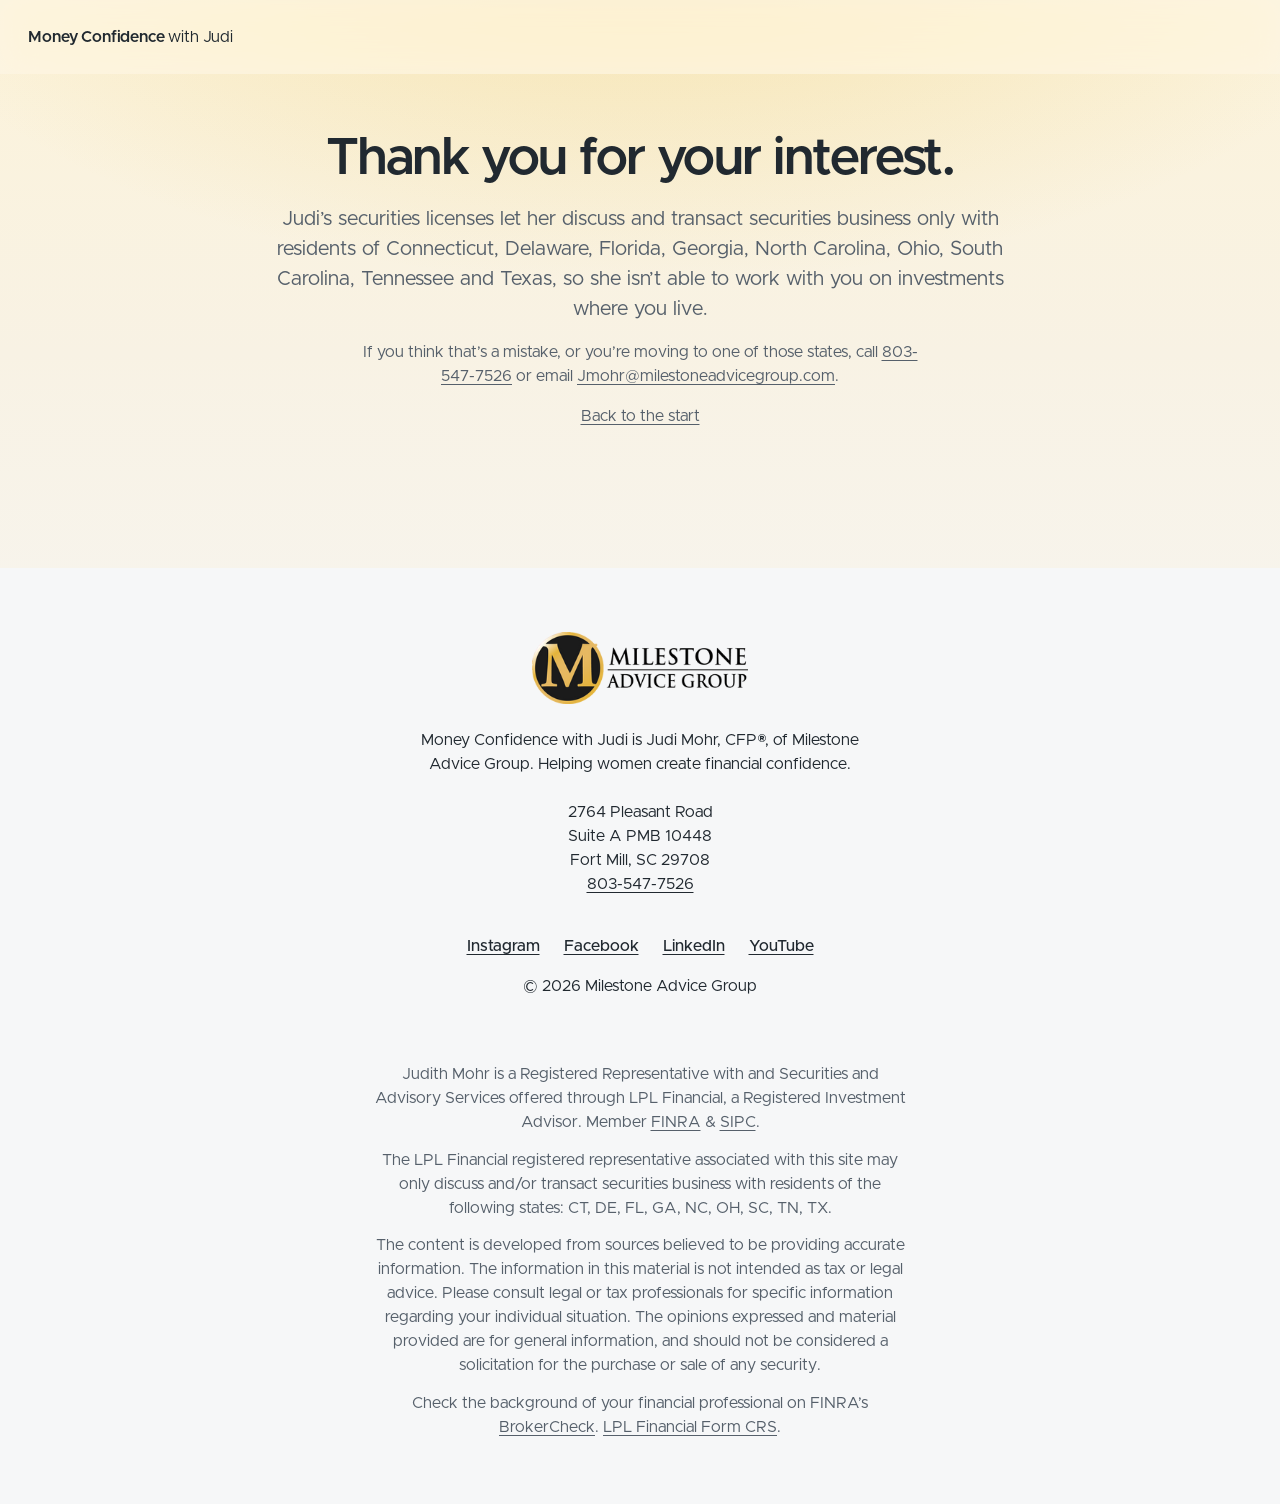
<file: not-a-fit.html>
<!doctype html>
<html lang="en">
<head>
<meta charset="utf-8">
<meta name="viewport" content="width=device-width, initial-scale=1">
<title>Thank you | Money Confidence with Judi</title>
<meta name="description" content="Money Confidence with Judi.">
<meta name="robots" content="noindex">
<meta property="og:type" content="website">
<meta property="og:title" content="See exactly where you stand | Money Confidence with Judi">
<meta property="og:description" content="Financial planning for women approaching and navigating retirement, with Judi Mohr, CFP®.">
<meta property="og:url" content="https://judimohr.com/">
<meta property="og:image" content="https://judimohr.com/img/og-image-2026-11.jpg">
<meta name="theme-color" content="#F6F7F8">
<link rel="icon" href="favicon.ico">
<link rel="preload" as="font" type="font/woff2" href="fonts/Metropolis-SemiBold.woff2" crossorigin>
<link rel="preload" as="font" type="font/woff2" href="fonts/Metropolis-Regular.woff2" crossorigin>
<link rel="stylesheet" href="css/site.css">
<link rel="stylesheet" href="css/funnel.css">
<script>document.documentElement.classList.add('js');</script>
</head>
<body>
<header class="site-header">
  <span class="wordmark"><span>Money Confidence</span> <span class="wordmark__with">with Judi</span></span>
</header>
<main class="page" id="main"><div class="page__inner">
  <h1 class="page__title">Thank you for your interest.</h1>
  <p class="page__note" style="font-size:var(--step-body)">Judi’s securities licenses let her discuss and transact securities business only with residents of Connecticut, Delaware, Florida, Georgia, North Carolina, Ohio, South Carolina, Tennessee and Texas, so she isn’t able to work with you on investments where you live.</p>
  <p class="page__note">If you think that’s a mistake, or you’re moving to one of those states, call <a class="link-plain" href="tel:+18035477526">803-547-7526</a> or email <a class="link-plain" href="mailto:Jmohr@milestoneadvicegroup.com">Jmohr@milestoneadvicegroup.com</a>.</p>
  <p class="page__note"><a class="link-plain" href="index.html">Back to the start</a></p>
</div></main>

<footer class="site-footer" id="contact">
  <div class="footer__top">
    <a class="footer__logo" href="https://www.milestoneadvicegroup.com/"><img src="img/milestone-advice-group-logo.png" width="300" height="99" alt="Milestone Advice Group" loading="lazy" decoding="async"></a>
    <p class="small">Money Confidence with Judi is Judi Mohr, CFP®, of Milestone Advice Group. Helping women create financial confidence.</p>
    <address class="small">2764 Pleasant Road<br>Suite A PMB 10448<br>Fort Mill, SC 29708<br><a class="link-plain" href="tel:+18035477526">803-547-7526</a></address>
  </div>
  <div class="footer__meta small">
    <ul class="footer__social">
      <li><a class="link-plain" href="https://www.instagram.com/moneyconfidencewithjudi/">Instagram</a></li>
      <li><a class="link-plain" href="https://www.facebook.com/milestoneadvicegroup">Facebook</a></li>
      <li><a class="link-plain" href="https://www.linkedin.com/in/judithmohr">LinkedIn</a></li>
      <li><a class="link-plain" href="https://www.youtube.com/@JudithLohrMohr">YouTube</a></li>
    </ul>
    <p>© 2026 Milestone Advice Group</p>
  </div>
  <div class="footer__legal small">
    <p>Judith Mohr is a Registered Representative with and Securities and Advisory Services offered through LPL Financial, a Registered Investment Advisor. Member <a class="link-plain" href="https://www.finra.org/">FINRA</a> &amp; <a class="link-plain" href="https://www.sipc.org/">SIPC</a>.</p>
    <p>The LPL Financial registered representative associated with this site may only discuss and/or transact securities business with residents of the following states: CT, DE, FL, GA, NC, OH, SC, TN, TX.</p>
    <p>The content is developed from sources believed to be providing accurate information. The information in this material is not intended as tax or legal advice. Please consult legal or tax professionals for specific information regarding your individual situation. The opinions expressed and material provided are for general information, and should not be considered a solicitation for the purchase or sale of any security.</p>
    <p>Check the background of your financial professional on FINRA’s <a class="link-plain" href="https://brokercheck.finra.org/">BrokerCheck</a>. <a class="link-plain" href="https://www.lpl.com/crs">LPL Financial Form CRS</a>.</p>
  </div>
</footer>

<script src="js/funnel.js" defer></script>
</body>
</html>
</file>
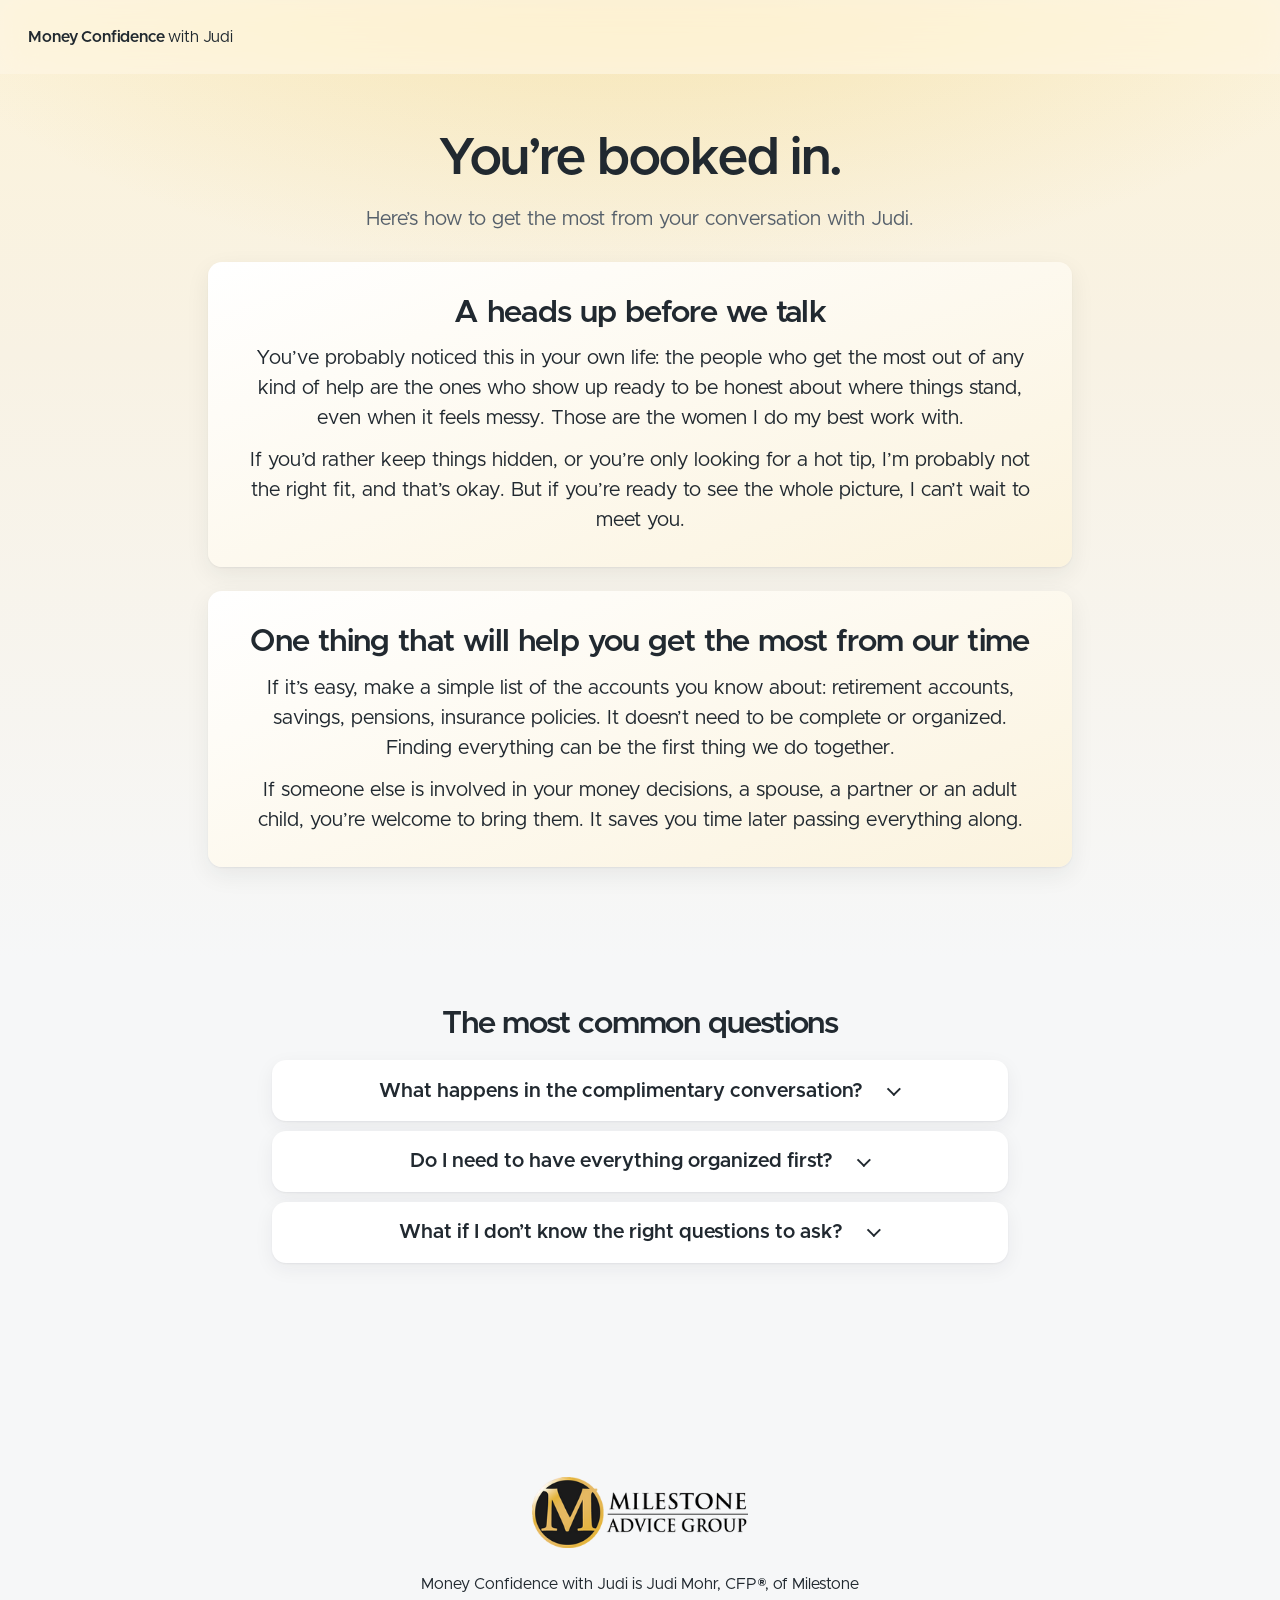
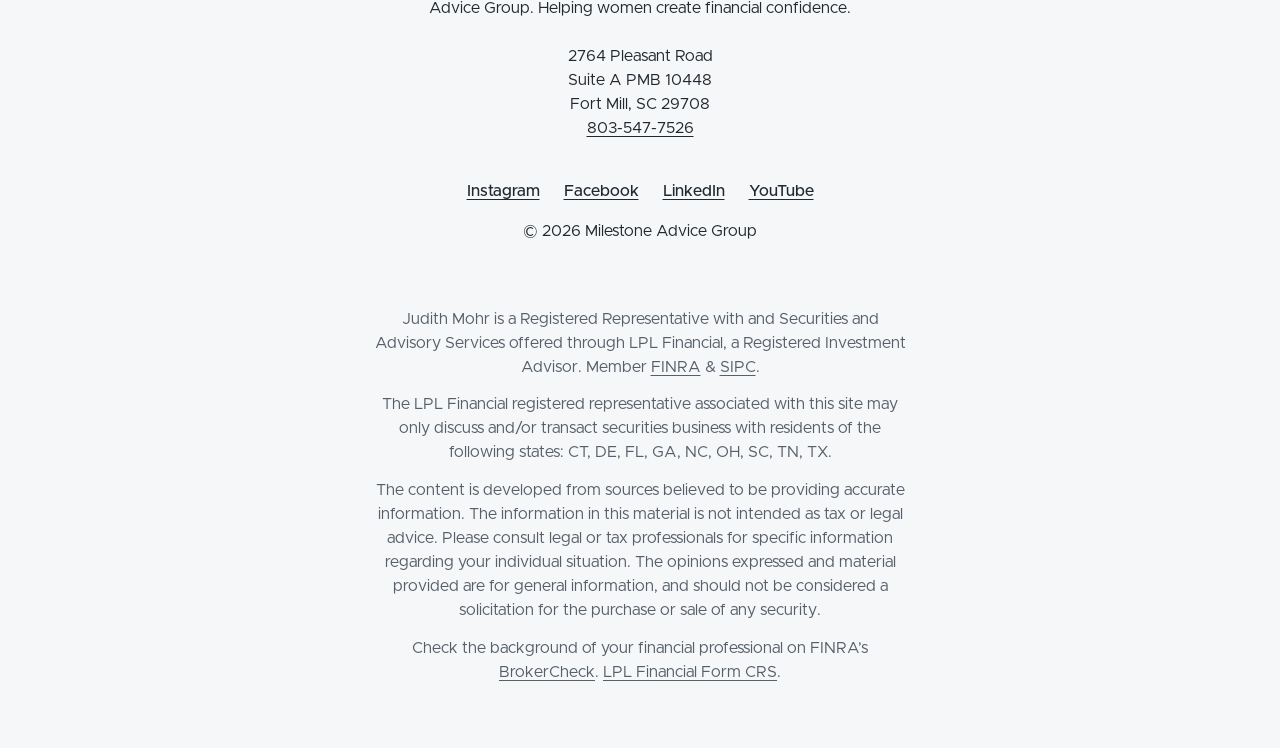
<file: thanks.html>
<!doctype html>
<html lang="en">
<head>
<meta charset="utf-8">
<meta name="viewport" content="width=device-width, initial-scale=1">
<title>You’re booked in | Money Confidence with Judi</title>
<meta name="description" content="Your complimentary conversation with Judi Mohr, CFP®, is booked.">
<meta name="robots" content="noindex">
<meta property="og:type" content="website">
<meta property="og:title" content="See exactly where you stand | Money Confidence with Judi">
<meta property="og:description" content="Financial planning for women approaching and navigating retirement, with Judi Mohr, CFP®.">
<meta property="og:url" content="https://judimohr.com/">
<meta property="og:image" content="https://judimohr.com/img/og-image-2026-11.jpg">
<meta name="theme-color" content="#F6F7F8">
<link rel="icon" href="favicon.ico">
<link rel="preload" as="font" type="font/woff2" href="fonts/Metropolis-SemiBold.woff2" crossorigin>
<link rel="preload" as="font" type="font/woff2" href="fonts/Metropolis-Regular.woff2" crossorigin>
<link rel="stylesheet" href="css/site.css">
<link rel="stylesheet" href="css/funnel.css">
<script>document.documentElement.classList.add('js');</script>
</head>
<body>
<header class="site-header">
  <span class="wordmark"><span>Money Confidence</span> <span class="wordmark__with">with Judi</span></span>
</header>
<main class="page" id="main"><div class="page__inner">
  <h1 class="page__title">You’re booked in.</h1>
  <p class="page__note" style="font-size:var(--step-body)">Here’s how to get the most from your conversation with Judi.</p>
  <div class="heads-up">
    <h2>A heads up before we talk</h2>
    <p>You’ve probably noticed this in your own life: the people who get the most out of any kind of help are the ones who show up ready to be honest about where things stand, even when it feels messy. Those are the women I do my best work with.</p>
    <p>If you’d rather keep things hidden, or you’re only looking for a hot tip, I’m probably not the right fit, and that’s okay. But if you’re ready to see the whole picture, I can’t wait to meet you.</p>
  </div>
  <div class="heads-up bring">
    <h2>One thing that will help you get the most from our time</h2>
    <p>If it’s easy, make a simple list of the accounts you know about: retirement accounts, savings, pensions, insurance policies. It doesn’t need to be complete or organized. Finding everything can be the first thing we do together.</p>
    <p>If someone else is involved in your money decisions, a spouse, a partner or an adult child, you’re welcome to bring them. It saves you time later passing everything along.</p>
  </div>
  <section class="faq faq--grouped" style="padding-inline:0">
    <h2 class="faq__title" style="font-size:var(--step-lead)">The most common questions</h2>
    <div class="faq__list" style="margin-top:1.25rem">
      <details class="faq__item"><summary><span>What happens in the complimentary conversation?</span><span class="chev" aria-hidden="true"></span></summary><div class="faq__a"><p>We’ll sit down, talk through where you are and where you want to go, and you’ll leave with a clear picture of where you stand. No pressure, no jargon, just clarity.</p></div></details>
      <details class="faq__item"><summary><span>Do I need to have everything organized first?</span><span class="chev" aria-hidden="true"></span></summary><div class="faq__a"><p>No. You do not need to solve your whole financial life today. Start with the question that is creating the most uncertainty.</p></div></details>
      <details class="faq__item"><summary><span>What if I don’t know the right questions to ask?</span><span class="chev" aria-hidden="true"></span></summary><div class="faq__a"><p>You’re not bad with money. Nobody ever took the time to explain it to you in a way that made sense. That’s what I’m here for.</p></div></details>
    </div>
  </section>
</div></main>

<footer class="site-footer" id="contact">
  <div class="footer__top">
    <a class="footer__logo" href="https://www.milestoneadvicegroup.com/"><img src="img/milestone-advice-group-logo.png" width="300" height="99" alt="Milestone Advice Group" loading="lazy" decoding="async"></a>
    <p class="small">Money Confidence with Judi is Judi Mohr, CFP®, of Milestone Advice Group. Helping women create financial confidence.</p>
    <address class="small">2764 Pleasant Road<br>Suite A PMB 10448<br>Fort Mill, SC 29708<br><a class="link-plain" href="tel:+18035477526">803-547-7526</a></address>
  </div>
  <div class="footer__meta small">
    <ul class="footer__social">
      <li><a class="link-plain" href="https://www.instagram.com/moneyconfidencewithjudi/">Instagram</a></li>
      <li><a class="link-plain" href="https://www.facebook.com/milestoneadvicegroup">Facebook</a></li>
      <li><a class="link-plain" href="https://www.linkedin.com/in/judithmohr">LinkedIn</a></li>
      <li><a class="link-plain" href="https://www.youtube.com/@JudithLohrMohr">YouTube</a></li>
    </ul>
    <p>© 2026 Milestone Advice Group</p>
  </div>
  <div class="footer__legal small">
    <p>Judith Mohr is a Registered Representative with and Securities and Advisory Services offered through LPL Financial, a Registered Investment Advisor. Member <a class="link-plain" href="https://www.finra.org/">FINRA</a> &amp; <a class="link-plain" href="https://www.sipc.org/">SIPC</a>.</p>
    <p>The LPL Financial registered representative associated with this site may only discuss and/or transact securities business with residents of the following states: CT, DE, FL, GA, NC, OH, SC, TN, TX.</p>
    <p>The content is developed from sources believed to be providing accurate information. The information in this material is not intended as tax or legal advice. Please consult legal or tax professionals for specific information regarding your individual situation. The opinions expressed and material provided are for general information, and should not be considered a solicitation for the purchase or sale of any security.</p>
    <p>Check the background of your financial professional on FINRA’s <a class="link-plain" href="https://brokercheck.finra.org/">BrokerCheck</a>. <a class="link-plain" href="https://www.lpl.com/crs">LPL Financial Form CRS</a>.</p>
  </div>
</footer>

<script src="js/funnel.js" defer></script>
</body>
</html>
</file>
<file: css/site.css>
/* Money Confidence with Judi: landing page
   Direction: "The sentence is the layout". One face (Metropolis, the face of Judi's videos),
   her navy and gold, one radius for pictures, pill buttons, no lines, no shadows, no gradients. */

/* ---------- fonts ---------- */
@font-face { font-family: "Metropolis"; src: url("../fonts/Metropolis-Regular.woff2") format("woff2"); font-weight: 400; font-style: normal; font-display: swap; }
@font-face { font-family: "Metropolis"; src: url("../fonts/Metropolis-Medium.woff2") format("woff2"); font-weight: 500; font-style: normal; font-display: swap; }
@font-face { font-family: "Metropolis"; src: url("../fonts/Metropolis-SemiBold.woff2") format("woff2"); font-weight: 600; font-style: normal; font-display: swap; }

/* ---------- tokens ---------- */
:root {
  --bg: #F6F7F8;            /* paper: a pale tint of her navy */
  --surface: #EBEDF0;       /* one tone step */
  --white: #FFFFFF;
  --ink: #212930;           /* her navy */
  --muted: #56606B;
  --accent: #E6BA37;        /* her gold, kept for the action */
  --accent-press: #D9AC27;
  --accent-ink: #212930;
  --dark: #212930;
  --on-dark: #F6F7F8;
  --on-dark-muted: #BAC2CA;

  --font: "Metropolis", "Montserrat", "Avenir Next", "Segoe UI", "Helvetica Neue", Arial, sans-serif;

  --step-small: clamp(0.9375rem, 0.9rem + 0.15vw, 1rem);
  --step-body: clamp(1.125rem, 1.06rem + 0.3vw, 1.25rem);
  --step-lead: clamp(1.375rem, 1.13rem + 1.05vw, 2.125rem);
  --step-head: clamp(2.125rem, 1.25rem + 3.6vw, 4.5rem);
  --display: clamp(2.75rem, 14.4vw, 8.5rem);   /* the sentence: hero, colour fields, the close */

  --margin: clamp(1.25rem, 2.2vw, 2rem);
  --gutter: clamp(1rem, 2vw, 2rem);
  --section: clamp(5.5rem, 11vw, 11rem);
  --radius: 14px;
  --header-h: 4rem;

  --ease-out: cubic-bezier(0.22, 1, 0.36, 1);
  --ease-expo: cubic-bezier(0.16, 1, 0.3, 1);
  --ease-in-out: cubic-bezier(0.76, 0, 0.24, 1);
  --ease-soft: cubic-bezier(0.33, 1, 0.68, 1);
  --t-press: 140ms;
  --t-hover: 180ms;
  --t-ui: 240ms;
}

@media (min-width: 62.5em) {
  :root { --display: clamp(5rem, 9.4vw, 11.5rem); --header-h: 4.625rem; }
}

@media (prefers-contrast: more) {
  :root { --muted: #212930; --on-dark-muted: #F6F7F8; }
}

/* ---------- reset ---------- */
*, *::before, *::after { box-sizing: border-box; }
html { -webkit-text-size-adjust: 100%; text-size-adjust: 100%; }
body { margin: 0; background: var(--bg); color: var(--ink); font-family: var(--font); font-size: var(--step-body); line-height: 1.5; font-kerning: normal; -webkit-font-smoothing: antialiased; text-rendering: optimizeLegibility; overflow-x: clip; }
h1, h2, h3, h4, p, figure, blockquote, ul, ol, dl, dd, address { margin: 0; }
address { font-style: normal; }
ul, ol { padding: 0; list-style: none; }
img, video, svg { display: block; max-width: 100%; }
img, video { height: auto; }
button { font: inherit; color: inherit; background: none; border: 0; padding: 0; cursor: pointer; }
a { color: inherit; }
h1, h2, h3 { font-weight: 600; text-wrap: balance; hyphens: none; }
p { text-wrap: pretty; }
[id] { scroll-margin-top: calc(var(--header-h) + 1rem); }
::selection { background: var(--accent); color: var(--accent-ink); }
:focus-visible { outline: 3px solid var(--ink); outline-offset: 3px; border-radius: 4px; }
.sr-only { position: absolute; width: 1px; height: 1px; overflow: hidden; clip-path: inset(50%); white-space: nowrap; }

.skip { position: absolute; left: var(--margin); top: -6rem; z-index: 50; padding: 0.75rem 1.25rem; background: var(--ink); color: var(--on-dark); border-radius: 999px; }
.skip:focus { top: 0.75rem; }

/* ---------- type helpers ---------- */
.head { font-size: var(--step-head); line-height: 1.02; letter-spacing: -0.035em; }
.lead { font-size: var(--step-lead); line-height: 1.22; letter-spacing: -0.02em; }
.small { font-size: var(--step-small); line-height: 1.5; }
.muted { color: var(--muted); }
.link-plain { text-decoration: underline; text-underline-offset: 0.2em; text-decoration-thickness: 0.08em; }

/* ---------- grid ---------- */
.grid { display: grid; grid-template-columns: repeat(12, minmax(0, 1fr)); column-gap: var(--gutter); }

/* ---------- button ---------- */
.button { display: inline-flex; align-items: center; justify-content: center; min-height: 3.75rem; padding: 0.5rem clamp(1rem, 4vw, 1.9rem); background: var(--accent); color: var(--accent-ink); border-radius: 999px; font-size: clamp(0.9375rem, 4.3vw, 1.25rem); font-weight: 600; letter-spacing: -0.01em; line-height: 1.15; text-align: center; text-decoration: none; white-space: nowrap; transition: transform var(--t-press) var(--ease-out), background-color var(--t-hover) ease; -webkit-tap-highlight-color: transparent; }
.button:active { transform: scale(0.97); }
.button--compact { min-height: 2.875rem; padding-inline: clamp(0.9rem, 4vw, 1.25rem); font-size: var(--step-small); }
.button--paper { background: var(--on-dark); color: var(--ink); }
@media (hover: hover) and (pointer: fine) {
  .button:hover { background: var(--accent-press); }
  .button--paper:hover { background: var(--white); }
}

/* ---------- header ---------- */
.site-header { position: sticky; top: 0; z-index: 30; display: flex; align-items: center; justify-content: space-between; gap: 1rem; min-height: var(--header-h); padding: 0.5rem var(--margin); background: var(--bg); }
.wordmark { display: grid; font-size: var(--step-small); font-weight: 600; line-height: 1.15; letter-spacing: -0.01em; text-decoration: none; }
.wordmark span { white-space: nowrap; }
.wordmark__with { font-weight: 400; }
.site-nav { display: none; }
@media (min-width: 62.5em) {
  .wordmark { display: block; }
  .site-nav { display: flex; gap: clamp(1.5rem, 2.6vw, 2.75rem); font-size: var(--step-small); font-weight: 500; }
  .site-nav a { padding: 0.5rem 0; text-decoration: underline; text-decoration-color: transparent; text-underline-offset: 0.3em; text-decoration-thickness: 0.09em; transition: text-decoration-color var(--t-hover) ease; }
}
@media (hover: hover) and (pointer: fine) {
  .site-nav a:hover { text-decoration-color: currentColor; }
}

/* ---------- hero ---------- */
/* Narrow screens: "Am I going" / the film / "to be okay?". The film sits inside the sentence.
   Wide screens: a live strip of Judi fills the first line, and the film opens right below. */
.hero { display: flex; flex-direction: column; padding: clamp(0.5rem, 2vw, 1.75rem) var(--margin) 0; }
.hero__title, .hero__echo { font-size: var(--display); font-weight: 600; letter-spacing: -0.045em; line-height: 0.98; }
.hero__title { order: 1; }
.hero__row { display: block; }
.hero__row--b { position: absolute; width: 1px; height: 1px; overflow: hidden; clip-path: inset(50%); white-space: nowrap; }
.lines .line { display: block; overflow: hidden; padding-block: 0.06em 0.16em; margin-block: -0.06em -0.16em; }
.lines [data-line] { display: block; }
.strip { display: none; }
.hero .film { order: 2; margin-top: 0.75rem; }
.hero__echo { order: 3; margin-top: 0.5rem; }
.hero__leadrow { order: 4; margin-top: clamp(1rem, 2.6vw, 1.75rem); }
.hero__ghost { display: none; }
.hero__lead { max-width: 36ch; line-height: 1.42; }
.hero .transcript { order: 5; }
@media (min-width: 62.5em) {
  .hero { display: grid; grid-template-columns: minmax(0, 1fr); }
  .hero__title { grid-area: 1 / 1; }
  .hero__row--a { display: flex; align-items: center; gap: 0.2em; }
  .hero__row--b { position: static; width: auto; height: auto; overflow: visible; clip-path: none; white-space: normal; }
  .strip { display: block; flex: 1 1 0; min-width: 0; height: 0.86em; border-radius: var(--radius); overflow: hidden; background: var(--surface); cursor: pointer; }
  .strip video { width: 100%; height: 100%; object-fit: cover; object-position: 50% 53%; background: var(--surface); }
  .hero__echo { display: none; }
  .hero__leadrow { grid-area: 1 / 1; align-self: end; display: flex; align-items: flex-end; gap: clamp(2rem, 3.4vw, 4rem); margin: 0; pointer-events: none; }
  .hero__ghost { display: block; flex: none; height: 0; visibility: hidden; font-size: var(--display); font-weight: 600; letter-spacing: -0.045em; white-space: nowrap; }
  .hero__lead { flex: 0 1 34ch; margin-bottom: calc(var(--display) * 0.115); pointer-events: auto; }
  .hero .film { grid-area: 2 / 1; margin-top: clamp(1.75rem, 3vw, 2.75rem); }
  .hero .transcript { grid-area: 3 / 1; }
}

/* the film: the strip in the headline is a window onto this */
.film { position: relative; aspect-ratio: 16 / 9; border-radius: var(--radius); overflow: hidden; background: var(--surface); }
.film__video { width: 100%; height: 100%; object-fit: cover; background: var(--surface); }
.film__play { display: none; }
.js .film__play { position: absolute; inset: 0; display: flex; align-items: flex-end; justify-content: flex-start; padding: clamp(0.75rem, 2.2vw, 1.75rem); text-align: left; transition: opacity var(--t-ui) ease, visibility 0s linear 0s; }
.film__play > * { pointer-events: none; }
.film__disc { display: grid; place-items: center; flex: none; width: clamp(3rem, 6vw, 5rem); height: clamp(3rem, 6vw, 5rem); border-radius: 50%; background: var(--accent); color: var(--accent-ink); transition: transform 320ms var(--ease-out); }
.film__disc svg { width: 44%; height: 44%; margin-left: 6%; }
.film__label { display: grid; margin-left: -1.6rem; padding: 0.7rem 1.4rem 0.7rem 2.4rem; background: var(--dark); color: var(--on-dark); border-radius: 0 999px 999px 0; font-size: var(--step-small); line-height: 1.25; position: relative; z-index: -1; }
.film__label strong { font-weight: 600; font-size: var(--step-body); }
.film__play { isolation: isolate; }
.film__play:active .film__disc { transform: scale(0.95); }
@media (hover: hover) and (pointer: fine) {
  .film__play:hover .film__disc { transform: scale(1.06); }
}
@media (min-width: 62.5em) {
  .js .film__play { align-items: flex-start; }
}
.film.is-playing .film__play { opacity: 0; visibility: hidden; pointer-events: none; transition: opacity var(--t-ui) ease, visibility 0s linear var(--t-ui); }
.film__end { position: absolute; inset: 0; display: grid; place-content: center; justify-items: center; gap: 1.25rem; padding: var(--margin); background: var(--dark); color: var(--on-dark); text-align: center; }
.film__end[hidden] { display: none; }
.film__end p { font-size: var(--step-lead); font-weight: 600; letter-spacing: -0.02em; }
.film__again { font-size: var(--step-small); text-decoration: underline; text-underline-offset: 0.2em; padding: 0.5rem 1rem; }
.film__end :focus-visible, .film__play:focus-visible { outline-color: var(--ink); }
.film__end :focus-visible { outline-color: var(--on-dark); }
@media (max-width: 47.99em) {
  .film__label span { display: none; }
  .film__end { gap: 0.75rem; }
  .film__end p { font-size: var(--step-body); }
  .film__end .button { min-height: 3rem; }
}

.transcript { margin-top: 1rem; }
.transcript summary { display: inline-block; padding: 0.5rem 0; font-size: var(--step-small); text-decoration: underline; text-underline-offset: 0.2em; text-decoration-thickness: 0.08em; cursor: pointer; list-style: none; }
.transcript summary::-webkit-details-marker { display: none; }
.transcript__text { margin-top: 0.75rem; padding: clamp(1.25rem, 3vw, 2.5rem); background: var(--surface); border-radius: var(--radius); }
.transcript__text p { max-width: 35em; }
.transcript__text p + p { margin-top: 0.9em; }

/* ---------- the next step ---------- */
.next { padding: var(--section) var(--margin) 0; }
.next__title { grid-column: 1 / -1; }
.next__body { grid-column: 1 / -1; margin-top: 1.5rem; }
.next__body > p { max-width: 44ch; }
.next__actions { display: grid; justify-items: start; gap: 1rem; margin-top: 1.75rem; }
@media (max-width: 47.99em) { .next__actions .button { width: 100%; } }
@media (min-width: 62.5em) {
  .next__title { grid-column: 1 / 8; }
  .next__body { grid-column: 8 / -1; margin-top: 0.5rem; }
}

/* ---------- which question is yours ---------- */
.questions { padding: var(--section) var(--margin) 0; }
.questions__lead { max-width: 24ch; }
.questions__more { margin-top: 0.9rem; max-width: 40ch; }
.qa { margin-top: clamp(1.25rem, 3.4vw, 3.5rem); }
.qa__kind { margin-top: 2.25rem; font-size: var(--step-small); color: var(--muted); }
.q__h { font: inherit; }
.q__row { display: flex; align-items: center; justify-content: space-between; gap: 1rem; width: 100%; padding: 0.7rem 0; text-align: left; font-weight: 500; line-height: 1.3; -webkit-tap-highlight-color: transparent; }
.q__row::after { content: ""; flex: none; width: 0.6rem; height: 0.6rem; margin-right: 0.3rem; border-radius: 50%; background: var(--surface); transition: background-color var(--t-hover) ease, transform var(--t-ui) var(--ease-out); }
.q.is-on .q__row { font-weight: 600; }
.q.is-on .q__row::after { background: var(--accent); transform: scale(1.5); }
.q__answer { margin: 0.25rem 0 1rem; padding: clamp(1.25rem, 2.6vw, 2.5rem); background: var(--dark); color: var(--on-dark); border-radius: var(--radius); }
.q__answer p { max-width: 40ch; }
.q__echo { display: none; }
.q__book { display: inline-block; margin-top: 1.25rem; color: var(--accent); font-weight: 600; text-decoration: underline; text-underline-offset: 0.22em; text-decoration-thickness: 0.09em; }
.q__answer :focus-visible { outline-color: var(--on-dark); }
.js .q__answer { display: none; }
.js .q.is-on .q__answer { display: block; }
@media (min-width: 62.5em) {
  .js .qa { display: grid; grid-template-columns: repeat(12, minmax(0, 1fr)); column-gap: var(--gutter); align-items: start; }
  .js .questions__lead, .js .questions__more { grid-column: 7 / -1; }
  .js .questions__more { margin-bottom: 2.75rem; }
  .js .qa__kind { grid-column: 7 / 9; margin-top: 2.25rem; padding-top: 0.8rem; }
  .js .qa__kind--first { margin-top: 0; }
  .js .q { display: contents; }
  .js .q__h { grid-column: 9 / -1; }
  .js .qa__kind + .q .q__h { margin-top: 2.25rem; }
  .js .qa__kind--first + .q .q__h { margin-top: 0; }
  .js .q__answer { grid-column: 1 / 6; grid-row: 1 / span 15; position: sticky; top: calc(var(--header-h) + 1.5rem); margin: 0; min-height: 21rem; }
  .q__echo { display: block; margin-bottom: 1rem; font-size: var(--step-lead); font-weight: 600; line-height: 1.12; letter-spacing: -0.025em; text-wrap: balance; }
  .q__row { color: var(--muted); transition: color var(--t-hover) ease; }
  .q.is-on .q__row { color: var(--ink); }
}
@media (hover: hover) and (pointer: fine) {
  .q__row:hover { color: var(--ink); }
}

/* ---------- how it works: lines that step across ---------- */
.how { display: grid; grid-template-columns: repeat(12, minmax(0, 1fr)); column-gap: var(--gutter); row-gap: clamp(2.5rem, 4vw, 3.5rem); padding: var(--section) var(--margin) 0; }
.steps { display: contents; }
.step { grid-column: 1 / -1; }
.step__line { font-size: var(--step-head); line-height: 1; letter-spacing: -0.035em; }
.step p { margin-top: 0.75rem; max-width: 34ch; }
.step:nth-child(2) { padding-left: 6vw; }
.step:nth-child(3) { padding-left: 12vw; }
.step:nth-child(4) { padding-left: 18vw; }
.how__aside { grid-column: 1 / -1; display: grid; grid-template-columns: minmax(0, 9rem) 1fr; gap: 1rem; align-items: end; margin-top: 1rem; }
.how__aside img { width: 100%; aspect-ratio: 1; object-fit: cover; object-position: 38% 30%; border-radius: var(--radius); background: var(--surface); }
.how__aside p { max-width: 26ch; }
@media (min-width: 62.5em) {
  .step { padding-left: 0 !important; }
  .step:nth-child(1) { grid-column: 1 / -1; grid-row: 1; }
  .step:nth-child(2) { grid-column: 3 / -1; grid-row: 2; }
  .step:nth-child(3) { grid-column: 5 / -1; grid-row: 3; }
  .step:nth-child(4) { grid-column: 7 / -1; grid-row: 4; }
  .how__aside { grid-column: 1 / 5; grid-row: 3 / 5; align-self: end; display: block; margin: 0; }
  .how__aside img { aspect-ratio: 3 / 2; object-position: 50% 50%; }
  .how__aside p { margin-top: 1rem; max-width: 30ch; }
}

/* ---------- statements on colour fields ---------- */
.fields { margin-top: var(--section); }
.field { display: grid; grid-template-columns: repeat(12, minmax(0, 1fr)); grid-template-rows: auto 1fr; column-gap: var(--gutter); min-height: 46svh; padding: clamp(1.5rem, 2.4vw, 2rem) var(--margin); }
.field--navy { background: var(--dark); color: var(--on-dark); }
.field--gold { background: var(--accent); color: var(--accent-ink); }
.field--tone { background: var(--surface); }
.field--white { background: var(--white); }
.field__text { grid-column: 1 / -1; max-width: 30ch; padding-bottom: 2.5rem; }
.field--flip .field__text { justify-self: end; }
.field__phrase { grid-column: 1 / -1; align-self: end; font-size: var(--display); font-weight: 600; line-height: 0.92; letter-spacing: -0.05em; text-wrap: balance; }
@media (min-width: 62.5em) {
  .field { min-height: 62svh; }
  .field__text { grid-column: 8 / 12; }
  .field--flip .field__text { grid-column: 2 / 6; justify-self: start; }
  .field--flip .field__phrase { text-align: right; }
}

/* ---------- experience ---------- */
.proof { padding: var(--section) var(--margin) 0; }
.proof__title { grid-column: 1 / -1; }
.figures { grid-column: 1 / -1; display: grid; row-gap: clamp(1.25rem, 2.4vw, 2rem); margin-top: clamp(2rem, 4vw, 3.5rem); }
.figure { display: grid; grid-template-columns: 4.6ch minmax(0, 1fr); column-gap: clamp(1rem, 2.4vw, 2rem); align-items: baseline; font-size: var(--step-lead); }
.figure dt { font-weight: 600; letter-spacing: -0.03em; font-variant-numeric: lining-nums tabular-nums; }
.figure dd { font-size: var(--step-body); max-width: 30ch; }
.proof__note { grid-column: 1 / -1; margin-top: clamp(2.5rem, 4vw, 3.5rem); }
.proof__note p { max-width: 46ch; }
.proof__links { display: grid; justify-items: start; gap: 0.6rem; margin-top: 1.25rem; font-weight: 500; }
.proof__note .small { margin-top: 1.25rem; }
@media (min-width: 62.5em) {
  .proof__title { grid-column: 1 / 9; }
  .figures { grid-column: 2 / 8; grid-row: 2; }
  .proof__note { grid-column: 8 / -1; grid-row: 2; }
}

/* ---------- about: portrait as drop cap ---------- */
.about { padding: var(--section) var(--margin) 0; }
.about__title { grid-column: 1 / -1; }
.about__bio { grid-column: 1 / -1; margin-top: clamp(1.5rem, 3vw, 2.5rem); }
.about__p { font-size: clamp(1.375rem, 1.1rem + 0.9vw, 1.875rem); line-height: 1.26; letter-spacing: -0.02em; text-wrap: wrap; }
.about__p strong { font-weight: 600; }
.about__p--soft { margin-top: 1.1em; color: var(--muted); }
.about__portrait { float: left; width: 4.75em; height: 4.75em; margin: 0.22em 0.55em 0 0; border-radius: var(--radius); object-fit: cover; background: var(--surface); }
.about__quote { margin-top: 1.75rem; max-width: 44ch; clear: both; }
.about__facts { grid-column: 1 / -1; display: flex; flex-wrap: wrap; gap: 0.4rem 2rem; margin-top: 2rem; font-size: var(--step-small); }
.about__bio { order: 2; }
.about__facts { order: 3; }
@media (min-width: 62.5em) {
  .about__title { grid-column: 3 / -1; }
  .about__facts { grid-column: 1 / 3; grid-row: 2; display: grid; align-content: start; gap: 0.5rem; margin-top: clamp(1.5rem, 3vw, 2.5rem); padding-top: 0.5rem; }
  .about__bio { grid-column: 3 / 12; grid-row: 2; }
  .about__portrait { width: 3.6em; height: 3.6em; }
}

/* ---------- where ---------- */
.area { margin-top: var(--section); padding: clamp(4rem, 9vw, 9rem) var(--margin); background: var(--surface); }
.area__title { grid-column: 1 / -1; }
.area__text { grid-column: 1 / -1; margin-top: clamp(1.25rem, 2.5vw, 2rem); }
.area__text .lead { max-width: 26ch; }
.area__text p + p { margin-top: 1.25rem; max-width: 40ch; }
.area__photo { grid-column: 1 / 5; margin-top: 2.5rem; }
.area__photo img { width: 100%; aspect-ratio: 1; object-fit: cover; border-radius: var(--radius); background: var(--bg); }
.area__photo figcaption { margin-top: 0.5rem; }
.area__contact { grid-column: 5 / -1; margin-top: 2.5rem; }
.area__ask { font-weight: 600; margin-bottom: 0.75rem; }
.area__contact p + p { margin-top: 0.35rem; }
.area__email { font-size: var(--step-small); }
.area__contact address { margin-top: 1.25rem; }
@media (min-width: 62.5em) {
  .area__text { grid-column: 1 / 7; grid-row: 2; }
  .area__photo { grid-column: 8 / 10; grid-row: 2; margin-top: clamp(1.25rem, 2.5vw, 2rem); }
  .area__contact { grid-column: 10 / -1; grid-row: 2; margin-top: clamp(1.25rem, 2.5vw, 2rem); }
}

/* ---------- faq ---------- */
.faq { display: grid; grid-template-columns: repeat(12, minmax(0, 1fr)); column-gap: var(--gutter); padding: var(--section) var(--margin) 0; }
.faq__title { grid-column: 1 / -1; font-size: var(--step-head); line-height: 1.02; letter-spacing: -0.035em; }
.faq__list { grid-column: 1 / -1; margin-top: clamp(2rem, 5vw, 5rem); }
.faq__item { margin-inline: calc(var(--margin) * -1); padding-inline: var(--margin); border-radius: 0; transition: background-color var(--t-ui) ease; }
.faq__item[open] { background: var(--surface); }
.faq__item summary { display: flex; align-items: center; justify-content: space-between; gap: 1.5rem; padding: 1.1rem 0; font-weight: 600; line-height: 1.3; cursor: pointer; list-style: none; -webkit-tap-highlight-color: transparent; }
.faq__item summary::-webkit-details-marker { display: none; }
.chev { position: relative; flex: none; width: 0.85rem; height: 0.85rem; transition: transform var(--t-ui) var(--ease-out); }
.chev::before { content: ""; position: absolute; inset: 0 0.12rem 0.24rem 0.12rem; border-right: 2px solid currentColor; border-bottom: 2px solid currentColor; transform: rotate(45deg); }
.faq__item[open] .chev { transform: rotate(180deg); }
.faq__a { padding: 0 0 1.5rem; }
.faq__a p { max-width: 48ch; }
@media (min-width: 62.5em) {
  .faq__list { grid-column: 5 / -1; }
  .faq__item { margin-inline: calc(min(1.5rem, var(--margin)) * -1); padding-inline: min(1.5rem, var(--margin)); border-radius: var(--radius); }
}
@supports (interpolate-size: allow-keywords) {
  @media (prefers-reduced-motion: no-preference) {
    .faq__item { interpolate-size: allow-keywords; }
    .faq__item::details-content { block-size: 0; overflow: clip; transition: block-size 260ms var(--ease-out), content-visibility 260ms allow-discrete; }
    .faq__item[open]::details-content { block-size: auto; }
  }
}

/* ---------- the close: the question at both edges ---------- */
.close { display: grid; grid-template-rows: auto 1fr auto; min-height: 100svh; margin-top: var(--section); padding: clamp(1.25rem, 2.4vw, 2rem) var(--margin) clamp(1rem, 2vw, 1.5rem); background: var(--dark); color: var(--on-dark); text-align: center; }
.close__title { grid-row: 1 / 4; grid-column: 1; display: grid; grid-template-rows: subgrid; font-size: var(--display); font-weight: 600; line-height: 1; letter-spacing: -0.045em; }
.close__line--top { grid-row: 1; }
.close__line--bottom { grid-row: 3; }
.close__mid { grid-row: 2; grid-column: 1; align-self: center; padding-block: 2.5rem; }
.close__choices { display: grid; justify-items: center; gap: 0.6rem; }
.close__choices .button { width: min(100%, 26rem); }
.close__or { color: var(--on-dark-muted); font-size: var(--step-small); }
.close__after { max-width: 34ch; margin: 1.5rem auto 0; color: var(--on-dark-muted); font-size: var(--step-small); }
.close :focus-visible { outline-color: var(--on-dark); }
@media (min-width: 48em) {
  .close__choices { display: flex; align-items: center; justify-content: center; gap: clamp(1.5rem, 4vw, 3.5rem); }
  .close__choices .button { width: auto; }
}

/* ---------- footer ---------- */
.site-footer { padding: clamp(2.5rem, 5vw, 4.5rem) var(--margin) clamp(2.5rem, 4vw, 4rem); background: var(--bg); }
.footer__top { display: grid; gap: 1.5rem; }
.footer__logo { display: block; width: 13.5rem; }
.footer__logo img { width: 100%; }
.footer__top p { max-width: 32ch; }
.footer__mail { display: block; margin-top: clamp(4rem, 13vw, 13rem); font-size: min(6.6vw, 6.9rem); font-weight: 600; line-height: 0.98; letter-spacing: -0.045em; text-decoration: none; }
.footer__mail span { display: block; }
.footer__meta { display: grid; gap: 1rem; margin-top: clamp(1.5rem, 3vw, 2.5rem); }
.footer__social { display: flex; flex-wrap: wrap; gap: 0.5rem 1.5rem; font-weight: 500; }
.footer__legal { margin-top: clamp(2.5rem, 5vw, 4rem); color: var(--muted); columns: 3 19rem; column-gap: var(--gutter); }
.footer__legal p { max-width: 34em; margin-bottom: 0.85rem; break-inside: avoid; }
@media (hover: hover) and (pointer: fine) {
  .footer__mail:hover { text-decoration: underline; text-decoration-thickness: 0.06em; text-underline-offset: 0.12em; }
}
@media (min-width: 62.5em) {
  .footer__top { grid-template-columns: repeat(12, minmax(0, 1fr)); column-gap: var(--gutter); align-items: start; }
  .footer__logo { grid-column: 1 / 4; }
  .footer__top p { grid-column: 5 / 8; }
  .footer__top address { grid-column: 9 / 11; }
  .footer__up { grid-column: 11 / -1; justify-self: end; }
  .footer__meta { grid-template-columns: repeat(12, minmax(0, 1fr)); column-gap: var(--gutter); align-items: start; }
  .footer__social { grid-column: 1 / 5; }
  .footer__meta p:nth-of-type(1) { grid-column: 5 / 10; }
  .footer__meta p:nth-of-type(2) { grid-column: 10 / -1; justify-self: end; }
}

/* ---------- motion ---------- */
.mask { display: block; overflow: hidden; padding-block: 0.08em 0.14em; margin-block: -0.08em -0.14em; }
.mask > span { display: block; }

@media (prefers-reduced-motion: no-preference) {
  /* first screen: settled by 1.2 s, nothing waits for the load event */
  .js .hero [data-line] { transform: translateY(108%); animation: load-line 820ms var(--ease-expo) forwards; animation-delay: calc(100ms + var(--i) * 90ms); }
  .js .hero .strip { opacity: 0; animation: load-fade 600ms ease forwards 260ms; }
  .js .hero__echo [data-line] { animation-delay: 190ms; }
  .js .hero [data-load] { opacity: 0; transform: translateY(12px); animation: load-rise 520ms var(--ease-out) forwards; animation-delay: var(--d); }
  /* the signature move: the film opens like a shutter, once */
  .js .hero [data-open] { clip-path: inset(0 0 100% 0 round var(--radius)); animation: load-open 1050ms var(--ease-in-out) 180ms forwards; }
  .js .hero [data-open] .film__video { transform: scale(1.08); animation: load-settle 1250ms var(--ease-expo) 150ms forwards; }
  .js .hero [data-open] .film__play { opacity: 0; animation: load-fade 400ms ease forwards 950ms; }

  /* below the fold: each part arrives once */
  .js [data-reveal] { opacity: 0; transform: translateY(20px); transition: opacity 600ms var(--ease-out), transform 800ms var(--ease-out); transition-delay: calc(var(--i, 0) * 70ms); }
  .js [data-reveal].is-in { opacity: 1; transform: none; }
  .js [data-reveal="fade"] { transform: none; transition: opacity 700ms ease; }
  .js [data-reveal="mask"] { opacity: 1; transform: none; transition: none; }
  .js [data-reveal="mask"] .mask > span { transform: translateY(108%); transition: transform 850ms var(--ease-expo); transition-delay: calc(var(--i, 0) * 70ms); }
  .js [data-reveal="mask"].is-in .mask > span { transform: none; }

  /* the answer changes with the question */
  .js .q.is-on .q__answer { animation: answer-in 280ms var(--ease-out); }
}
@media (prefers-reduced-motion: reduce) {
  .button, .film__disc, .chev { transition-duration: 0.01ms; }
}
@keyframes load-line { to { transform: none; } }
@keyframes load-rise { to { opacity: 1; transform: none; } }
@keyframes load-fade { to { opacity: 1; } }
@keyframes load-open { to { clip-path: inset(0 0 0 0 round var(--radius)); } }
@keyframes load-settle { to { transform: none; } }
@keyframes answer-in { from { opacity: 0; transform: translateY(8px); } }
</file>
<file: css/funnel.css>
/* Funnel pages, rebuilt 2026-11-25 to Brandon Willington's landing page rules.
   Sits on top of site.css (tokens, buttons, FAQ, proof, about, footer). */

.eyebrow { font-size: var(--step-small); font-weight: 600; letter-spacing: 0.06em; text-transform: uppercase; color: var(--muted); }

/* ---------- hero ---------- */
.top { padding: clamp(1rem, 3vw, 2.5rem) var(--margin) 0; }
.top .eyebrow { max-width: 60ch; }
.top__title { margin-top: 0.9rem; max-width: 22ch; text-wrap: balance; font-size: clamp(2.125rem, 1.3rem + 3.4vw, 4.25rem); line-height: 1.03; letter-spacing: -0.035em; }
.top__sub { margin-top: 1.1rem; max-width: 46ch; font-size: var(--step-body); line-height: 1.45; color: var(--muted); }
.top__grid { display: grid; gap: clamp(1.5rem, 3vw, 2.5rem); margin-top: clamp(1.5rem, 3vw, 2.5rem); }
@media (min-width: 62.5em) {
  .top__grid { grid-template-columns: minmax(0, 7fr) minmax(0, 5fr); align-items: start; }
}
.watch-first { display: inline-block; margin-bottom: 0.6rem; padding: 0.35rem 0.85rem; border-radius: 999px; background: var(--ink); color: var(--on-dark); font-size: var(--step-small); font-weight: 600; letter-spacing: 0.04em; text-transform: uppercase; }

/* the VSL: autoplays muted (captions are burned in), one tap restarts it with sound */
.vsl { position: relative; aspect-ratio: 16 / 9; border-radius: var(--radius); overflow: hidden; background: var(--surface); }
.vsl video { width: 100%; height: 100%; object-fit: cover; }
.vsl__sound { position: absolute; inset: 0; display: flex; align-items: flex-start; justify-content: center; padding-top: clamp(0.75rem, 3vw, 1.5rem); -webkit-tap-highlight-color: transparent; }
.vsl__sound[hidden] { display: none; }
.vsl__sound > span:last-child { display: inline-flex; align-items: center; min-height: 2.75rem; padding: 0.55rem 1.1rem 0.55rem 0.5rem; border-radius: 0 999px 999px 0; background: var(--dark); color: var(--on-dark); font-size: var(--step-small); font-weight: 600; }
.vsl__icon { display: grid; place-items: center; width: 2.75rem; height: 2.75rem; border-radius: 50%; background: var(--accent); color: var(--accent-ink); position: relative; z-index: 1; margin-right: -0.4rem; transition: transform var(--t-press) var(--ease-out); }
.vsl__sound:active .vsl__icon { transform: scale(0.94); }
.vsl__sound:focus-visible { outline-offset: -6px; }

/* ---------- the application card ---------- */
.apply { scroll-margin-top: calc(var(--header-h) + 0.5rem); }
.apply__cta { font-size: var(--step-body); font-weight: 400; line-height: 1.35; letter-spacing: -0.01em; }
.apply__cta strong { font-weight: 600; }
.survey { margin-top: 1rem; padding: clamp(1.1rem, 2.6vw, 1.75rem); background: var(--white); border-radius: var(--radius); box-shadow: 0 1px 2px rgb(33 41 48 / 6%), 0 8px 28px rgb(33 41 48 / 8%); }
.survey__bar { height: 6px; border-radius: 999px; background: var(--surface); overflow: hidden; }
.survey__bar span { display: block; height: 100%; width: 0; border-radius: inherit; background: var(--accent); transition: width 420ms var(--ease-out); }
.survey__count { margin-top: 0.6rem; min-height: 1.5em; }
.qstep { border: 0; margin: 0; padding: 0; min-width: 0; }
.qstep + .qstep { margin-top: 1.75rem; }
.qstep legend { padding: 0; margin-bottom: 0.9rem; font-size: clamp(1.1875rem, 1.05rem + 0.5vw, 1.4375rem); font-weight: 600; line-height: 1.25; letter-spacing: -0.015em; }
.opt { position: relative; display: flex; align-items: center; gap: 0.8rem; min-height: 3.25rem; padding: 0.7rem 1rem; border-radius: 12px; background: var(--bg); font-size: var(--step-small); line-height: 1.35; cursor: pointer; -webkit-tap-highlight-color: transparent; transition: background-color var(--t-hover) ease, transform var(--t-press) var(--ease-out); }
.opt + .opt { margin-top: 0.5rem; }
.opt:active { transform: scale(0.985); }
.opt input { flex: none; width: 1.25rem; height: 1.25rem; margin: 0; accent-color: var(--ink); }
.opt:has(input:checked) { background: #FBF1D3; box-shadow: inset 0 0 0 2px var(--accent); }
.opt:has(input:focus-visible) { outline: 3px solid var(--ink); outline-offset: 2px; }
@media (hover: hover) and (pointer: fine) { .opt:hover { background: var(--surface); } }
.opts-2 { display: grid; grid-template-columns: 1fr 1fr; gap: 0.5rem; }
.opts-2 .opt + .opt { margin-top: 0; }
.infield { display: grid; gap: 0.35rem; font-size: var(--step-small); font-weight: 500; }
.infield + .infield { margin-top: 0.85rem; }
.infield input { min-height: 3.25rem; padding: 0.7rem 0.9rem; border: 1.5px solid #CDD3D9; border-radius: 12px; background: var(--white); color: var(--ink); font: inherit; font-size: 1.0625rem; font-weight: 400; transition: border-color var(--t-hover) ease; }
.infield input:focus { outline: none; border-color: var(--ink); }
.infield input[aria-invalid="true"] { border-color: #B3261E; }
.infield__error { margin-top: 0.75rem; color: #B3261E; font-weight: 500; }
.trap { position: absolute; left: -10000px; width: 1px; height: 1px; overflow: hidden; }
.survey__go { width: 100%; margin-top: 1.25rem; }
.survey__note { margin-top: 0.7rem; text-align: center; }
.survey__nav { margin-top: 0.75rem; min-height: 2.5rem; }
.survey__back { padding: 0.5rem 0.25rem; font-size: var(--step-small); text-decoration: underline; text-underline-offset: 0.2em; color: var(--muted); }
.survey.is-sending .survey__go { opacity: 0.6; pointer-events: none; }

/* one question at a time once scripts run; without scripts, every question shows and it posts normally */
.js .survey .qstep { display: none; margin-top: 0; }
.js .survey .qstep.is-on { display: block; animation: step-in 380ms var(--ease-out); }
.js .survey .qstep.is-on.is-back { animation-name: step-in-back; }
@keyframes step-in { from { opacity: 0; transform: translateX(14px); } to { opacity: 1; transform: none; } }
@keyframes step-in-back { from { opacity: 0; transform: translateX(-14px); } to { opacity: 1; transform: none; } }

/* ---------- how it works: two slides ---------- */
.how2 { padding: var(--section) var(--margin) 0; }
.how2__row { display: grid; gap: clamp(1.25rem, 3vw, 3rem); align-items: center; margin-top: clamp(2rem, 4vw, 3.5rem); }
@media (min-width: 50em) {
  .how2__row { grid-template-columns: minmax(0, 7fr) minmax(0, 5fr); }
  .how2__row--flip .how2__img { order: -1; }
  .how2__row--flip { grid-template-columns: minmax(0, 5fr) minmax(0, 7fr); }
}
.how2__h { font-size: var(--step-lead); line-height: 1.15; letter-spacing: -0.02em; }
.how2__kicker { margin-top: 0.35rem; font-style: italic; color: var(--muted); }
.how2__img { width: 100%; max-height: 26rem; aspect-ratio: 4 / 3; object-fit: cover; border-radius: var(--radius); background: var(--surface); }
.ticks { margin-top: 1.1rem; display: grid; gap: 0.7rem; }
.ticks li { position: relative; padding-left: 2rem; max-width: 46ch; }
.ticks li::before { content: ""; position: absolute; left: 0; top: 0.28em; width: 1.25rem; height: 1.25rem; border-radius: 50%; background: var(--accent) url("data:image/svg+xml,%3Csvg xmlns='http://www.w3.org/2000/svg' viewBox='0 0 20 20'%3E%3Cpath d='M5.5 10.5l3 3 6-7' fill='none' stroke='%23212930' stroke-width='2.2' stroke-linecap='round' stroke-linejoin='round'/%3E%3C/svg%3E") center / 80% no-repeat; }

/* ---------- FAQ in four groups ---------- */
.faq--grouped .faq__eyebrow { grid-column: 1 / -1; margin-bottom: 0.6rem; }
.faq__group { margin: 2.25rem 0 0.4rem; font-size: var(--step-small); font-weight: 600; letter-spacing: 0.06em; text-transform: uppercase; color: var(--muted); }
.faq__group:first-child { margin-top: 0; }

/* ---------- who it's for ---------- */
.who { padding: var(--section) var(--margin) 0; }
.who__list { display: grid; gap: 0.75rem; margin-top: clamp(1.5rem, 3vw, 2.5rem); }
@media (min-width: 50em) { .who__list { grid-template-columns: 1fr 1fr; } }
.who__list li { padding: 1.1rem 1.25rem; border-radius: var(--radius); background: var(--surface); font-size: var(--step-body); line-height: 1.4; }

/* ---------- the close, shorter than the old one ---------- */
.close--short { min-height: 0; display: block; padding: clamp(4rem, 9vw, 7rem) var(--margin); }
.close--short .close__mid { display: grid; justify-items: center; gap: 1.25rem; padding: 0; }
.close__kicker { color: var(--on-dark-muted); font-weight: 600; }
.close__h { max-width: 22ch; font-size: var(--step-head); line-height: 1.04; letter-spacing: -0.035em; }
.close--short .button { white-space: normal; }

/* ---------- booking, thank-you and not-a-fit pages ---------- */
.page { padding: clamp(1.25rem, 3vw, 2.5rem) var(--margin) var(--section); }
.page__inner { max-width: 54rem; margin-inline: auto; }
.progress { display: grid; gap: 0.45rem; max-width: 34rem; }
.progress__bar { height: 10px; border-radius: 999px; background: var(--surface); overflow: hidden; }
.progress__bar span { display: block; height: 100%; width: 90%; border-radius: inherit; background: var(--accent); }
.progress__label { font-size: var(--step-small); font-weight: 600; }
.page__title { margin-top: 1.25rem; font-size: clamp(1.875rem, 1.2rem + 2.6vw, 3.25rem); line-height: 1.06; letter-spacing: -0.03em; }
.page__title strong { font-weight: 600; color: var(--muted); }
.page__note { margin-top: 1rem; max-width: 52ch; font-size: var(--step-small); color: var(--muted); }
.booking { margin-top: 1.5rem; border-radius: var(--radius); overflow: hidden; background: var(--white); box-shadow: 0 1px 2px rgb(33 41 48 / 6%), 0 8px 28px rgb(33 41 48 / 8%); }
.booking iframe { display: block; width: 100%; height: 900px; border: 0; }
.heads-up { margin-top: 1.75rem; padding: clamp(1.25rem, 3vw, 2rem); border-radius: var(--radius); background: var(--surface); }
.heads-up h2 { font-size: var(--step-lead); line-height: 1.2; letter-spacing: -0.02em; }
.heads-up p { margin-top: 0.75rem; max-width: 56ch; }
.page .vsl { margin-top: 1.5rem; }
.bring { margin-top: 1.5rem; }

@media (prefers-reduced-motion: reduce) {
  .js .survey .qstep.is-on { animation: step-fade 200ms ease; }
  @keyframes step-fade { from { opacity: 0; } to { opacity: 1; } }
  .survey__bar span { transition: none; }
}
@media (min-width: 62.5em) {
  .top__title { max-width: 30ch; font-size: clamp(2.5rem, 1.2rem + 2.6vw, 3.75rem); }
}

/* video placeholder until the YouTube embed goes in */
.vsl--soon img { width: 100%; height: 100%; object-fit: cover; filter: saturate(0.85); }
.vsl__soon { position: absolute; inset: auto 0 0 0; display: flex; justify-content: center; padding: clamp(0.75rem, 3vw, 1.5rem); background: linear-gradient(to top, rgb(33 41 48 / 70%), transparent); }
.vsl__soon span { padding: 0.55rem 1.1rem; border-radius: 999px; background: var(--dark); color: var(--on-dark); font-size: var(--step-small); font-weight: 600; }

/* =====================================================================
   CENTERED LAYOUT (Joey's house style, as on Paul's and the other pages):
   one centered column, everything centered, cards included. 18px minimum
   reading text on phones.
   ===================================================================== */
@media (max-width: 40em) {
  :root { --step-small: 1.125rem; }
}

/* hero: one column, video then the questions */
.top { text-align: center; }
.top .eyebrow, .top__title, .top__sub { margin-inline: auto; }
.top__title { max-width: 24ch; }
.top__grid { grid-template-columns: minmax(0, 1fr) !important; max-width: 46rem; margin-inline: auto; }
.top__film { max-width: 44rem; width: 100%; margin-inline: auto; }
.vsl { box-shadow: 0 0 0 4px var(--white), 0 12px 36px rgb(33 41 48 / 16%); }
.apply { max-width: 38rem; width: 100%; margin-inline: auto; }
.apply__cta { max-width: 34ch; margin-inline: auto; font-size: var(--step-lead); }
.survey { text-align: center; }
.qstep legend { width: 100%; text-align: center; }
.opt { justify-content: center; text-align: center; }
.opt input { position: absolute; left: 1rem; }
.opt span { padding-inline: 1.75rem; }
.opts-2 .opt span { padding-inline: 1.25rem 0; }
.infield { text-align: left; }
.survey__nav { text-align: center; }
@media (min-width: 62.5em) {
  .top__title { max-width: 26ch; }
}

/* how it works: centered slides, picture above the words */
.how2 { text-align: center; }
.how2__row, .how2__row--flip { grid-template-columns: minmax(0, 1fr) !important; justify-items: center; max-width: 44rem; margin-inline: auto; }
.how2__row--flip .how2__img { order: -1; }
.how2__row .how2__img { order: -1; max-width: 34rem; }
.ticks { justify-items: center; }
.ticks li { padding-left: 0; }
.ticks li::before { position: static; display: block; margin: 0 auto 0.4rem; }

/* FAQ: centered cards */
.faq--grouped { display: block; text-align: center; }
.faq--grouped .faq__list { max-width: 46rem; margin-inline: auto; }
.faq--grouped .faq__item { margin: 0 0 0.6rem; padding: 0 clamp(1rem, 3vw, 1.5rem); border-radius: var(--radius); background: var(--white); box-shadow: 0 1px 2px rgb(33 41 48 / 6%), 0 6px 20px rgb(33 41 48 / 6%); }
.faq--grouped .faq__item summary { justify-content: center; text-align: center; }
.faq--grouped .faq__a p { margin-inline: auto; }
.faq__group { text-align: center; }

/* who it's for: centered cards */
.who { text-align: center; }
.who__list { max-width: 56rem; margin-inline: auto; }
.who__list li { background: var(--white); box-shadow: 0 1px 2px rgb(33 41 48 / 6%), 0 6px 20px rgb(33 41 48 / 6%); }

/* experience: centered figures */
.proof { text-align: center; }
.proof .grid, .about .grid { display: block; }
.figures { grid-template-columns: repeat(auto-fit, minmax(12rem, 1fr)); max-width: 60rem; margin-inline: auto; }
.figure { grid-template-columns: 1fr; justify-items: center; row-gap: 0.3rem; }
.figure dd { margin-inline: auto; }
.proof__note p { margin-inline: auto; }
.proof__links { justify-items: center; }

/* why I do this: photo above, centered story */
.about { text-align: center; }
.about__bio { max-width: 44rem; margin-inline: auto; }
.about__portrait { float: none; display: block; width: 9rem; height: 9rem; margin: 0 auto 1.25rem; border-radius: 50%; box-shadow: 0 8px 24px rgb(33 41 48 / 14%); }
.about__quote { margin-inline: auto; }

/* footer: centered */
.site-footer { text-align: center; }
.footer__top, .footer__meta { display: grid !important; grid-template-columns: minmax(0, 1fr) !important; justify-items: center; }
.footer__top > *, .footer__meta > * { grid-column: auto !important; justify-self: center !important; }
.footer__top p { max-width: 40ch; }
.footer__social { justify-content: center; }
.footer__legal { columns: auto; max-width: 52rem; margin-inline: auto; }
.footer__legal p { margin-inline: auto; }

/* booking, thank-you, not-a-fit pages */
.page { text-align: center; }
.progress { margin-inline: auto; }
.page__title, .page__note, .heads-up p { margin-inline: auto; }
.page .faq--grouped .faq__title { text-align: center; }
@media (min-width: 62.5em) {
  .top__film { max-width: 38rem; }
  .top__grid { gap: 1.75rem; margin-top: 1.5rem; }
  .top__sub { margin-top: 0.8rem; }
}

/* YouTube VSL (tools/set-youtube.py) */
.vsl--yt iframe { display: block; width: 100%; height: 100%; border: 0; }

/* =====================================================================
   GRADIENTS (Nov 25): a warm gold glow at the top of every page, fading into
   her paper colour, a translucent header so the glow runs under it, and a
   navy gradient on the closing band. Her colours only: navy #212930, gold #E6BA37.
   ===================================================================== */
body {
  background:
    radial-gradient(70rem 34rem at 50% -6rem, rgb(230 186 55 / 30%), rgb(230 186 55 / 0%) 70%) no-repeat,
    linear-gradient(180deg, #FCF3DA 0, #F8F2E4 22rem, var(--bg) 60rem) no-repeat,
    var(--bg);
}
.site-header {
  background: rgb(252 246 230 / 72%);
  -webkit-backdrop-filter: saturate(160%) blur(16px);
  backdrop-filter: saturate(160%) blur(16px);
}
.close--short { background: linear-gradient(160deg, #2C3843 0%, var(--dark) 55%, #171D22 100%); }
.who, .proof { position: relative; }
.how2 { background: linear-gradient(180deg, rgb(246 247 248 / 0%) 0%, #FFFFFF 45%, rgb(246 247 248 / 0%) 100%); padding-bottom: clamp(2rem, 5vw, 4rem); }
.heads-up { background: linear-gradient(160deg, #FFFFFF 0%, #FBF3DE 100%); box-shadow: 0 1px 2px rgb(33 41 48 / 6%), 0 8px 24px rgb(33 41 48 / 7%); }
@media (prefers-reduced-transparency: reduce) {
  .site-header { background: var(--bg); -webkit-backdrop-filter: none; backdrop-filter: none; }
}

/* Judi's VSL as a plain video: the YouTube player is taller than the frame, so its title bar,
   logo and controls fall in the cropped letterbox above and below the picture. */
.vsl--yt { isolation: isolate; background: #000; }
.vsl__frame { position: absolute; left: 0; right: 0; top: -100px; bottom: -100px; pointer-events: none; }
.vsl__frame iframe, .vsl__frame > div { display: block; width: 100%; height: 100%; border: 0; }
.vsl__cover { position: absolute; inset: 0; z-index: 1; display: grid; place-items: center; cursor: pointer; -webkit-tap-highlight-color: transparent; background: transparent; transition: background-color var(--t-ui) ease; }
.vsl__disc { display: grid; place-items: center; width: clamp(3.5rem, 9vw, 5rem); height: clamp(3.5rem, 9vw, 5rem); border-radius: 50%; background: var(--accent); color: var(--accent-ink); box-shadow: 0 8px 24px rgb(0 0 0 / 25%); opacity: 0; transform: scale(0.9); transition: opacity var(--t-ui) ease, transform 320ms var(--ease-out); }
.vsl__disc svg { margin-left: 8%; }
.vsl--yt[data-state="paused"] .vsl__cover, .vsl--yt[data-state="loading"] .vsl__cover { background: rgb(33 41 48 / 35%); }
.vsl--yt[data-state="paused"] .vsl__disc { opacity: 1; transform: none; }
.vsl--yt[data-state="loading"] .vsl__cover { background: #000 url("../img/vsl-poster-2026-11.jpg") center / cover no-repeat; }
.vsl--yt .vsl__sound { z-index: 2; pointer-events: none; }
.vsl--yt .vsl__sound > span { pointer-events: auto; }
.vsl__end { position: absolute; inset: 0; z-index: 3; display: grid; place-content: center; justify-items: center; gap: 1rem; padding: var(--margin); background: linear-gradient(160deg, #2C3843 0%, var(--dark) 60%, #171D22 100%); color: var(--on-dark); text-align: center; }
.vsl__end[hidden] { display: none; }
.vsl__end p { font-size: var(--step-lead); font-weight: 600; letter-spacing: -0.02em; }
.vsl__end .button { white-space: normal; }
.vsl__again { font-size: var(--step-small); text-decoration: underline; text-underline-offset: 0.2em; padding: 0.4rem 1rem; color: var(--on-dark-muted); }

/* booking page once booked: the bar fills, the thank-you content appears under the calendar */
.progress__bar span { transition: width 600ms var(--ease-out); }
.booked { margin-top: clamp(1.5rem, 4vw, 2.5rem); animation: step-in 420ms var(--ease-out); }
.booked[hidden] { display: none; }
@media (prefers-reduced-motion: reduce) { .booked { animation: none; } .progress__bar span { transition: none; } }
</file>
